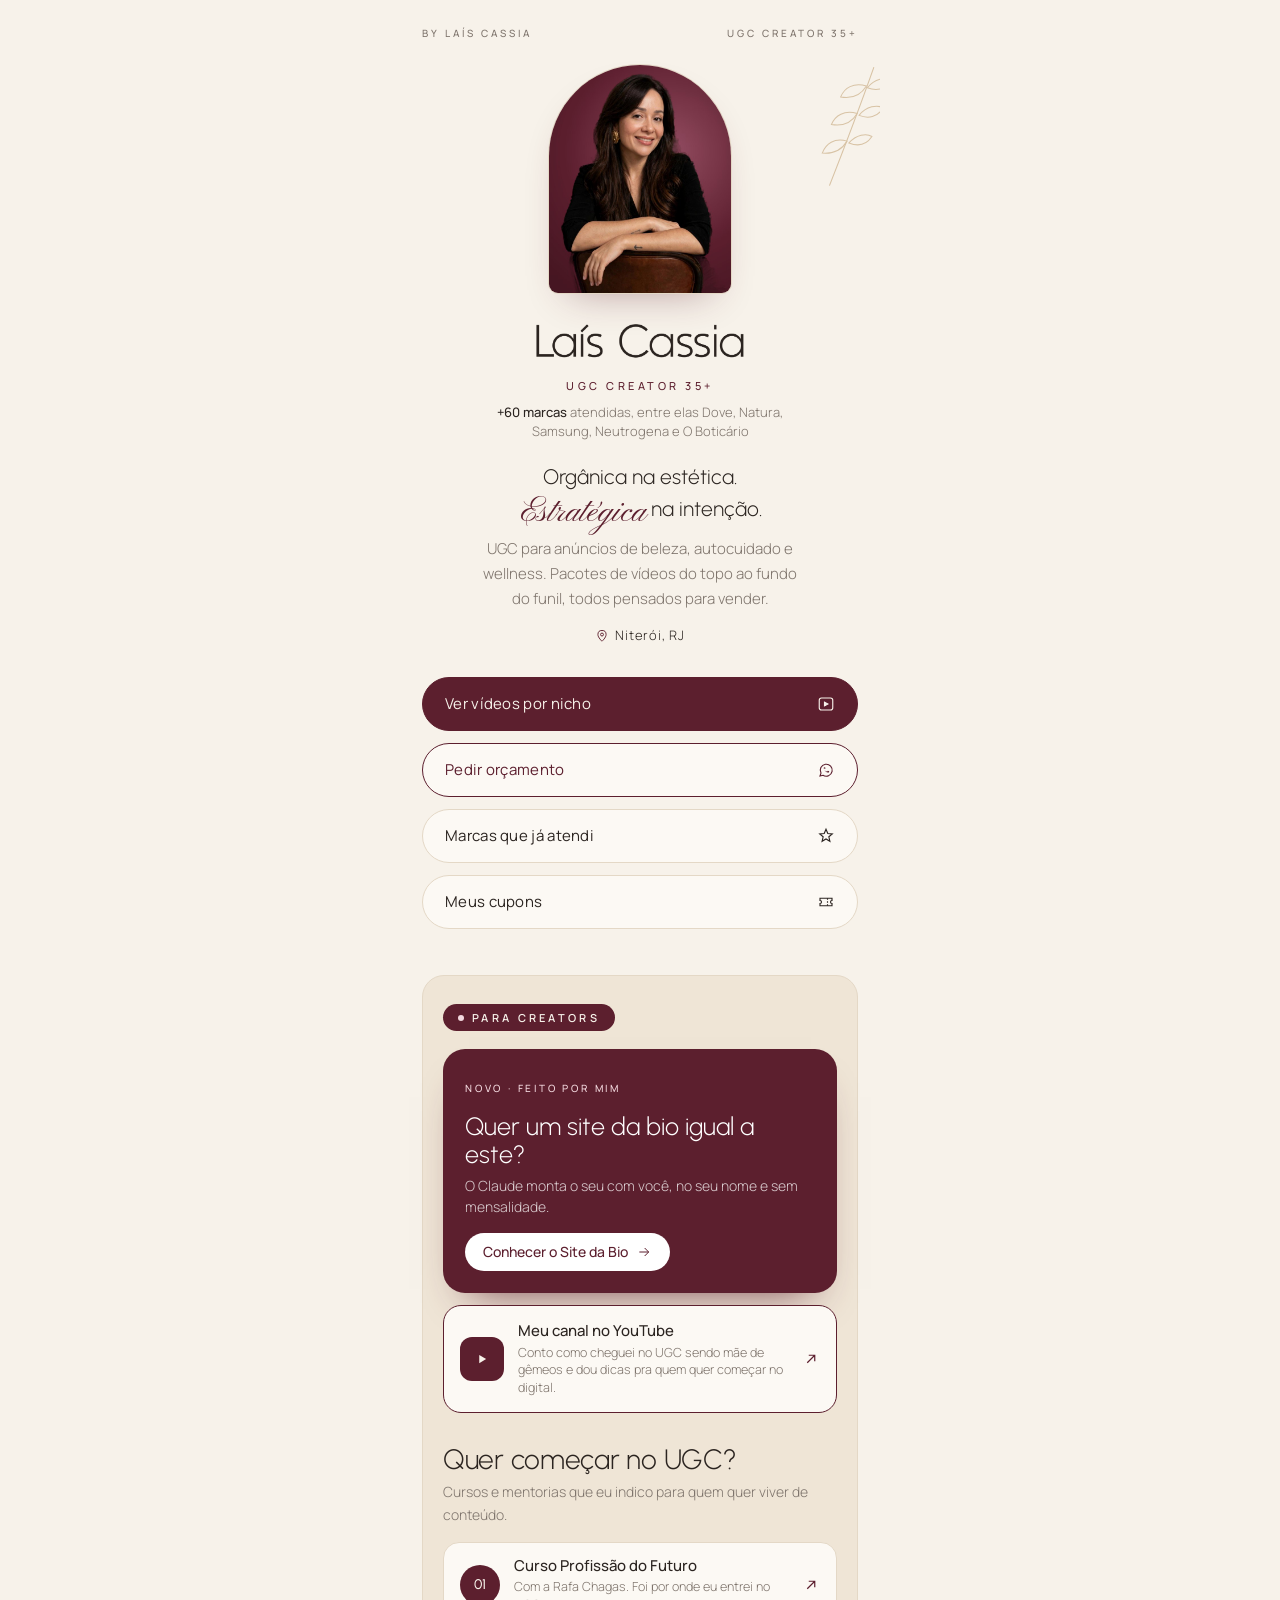
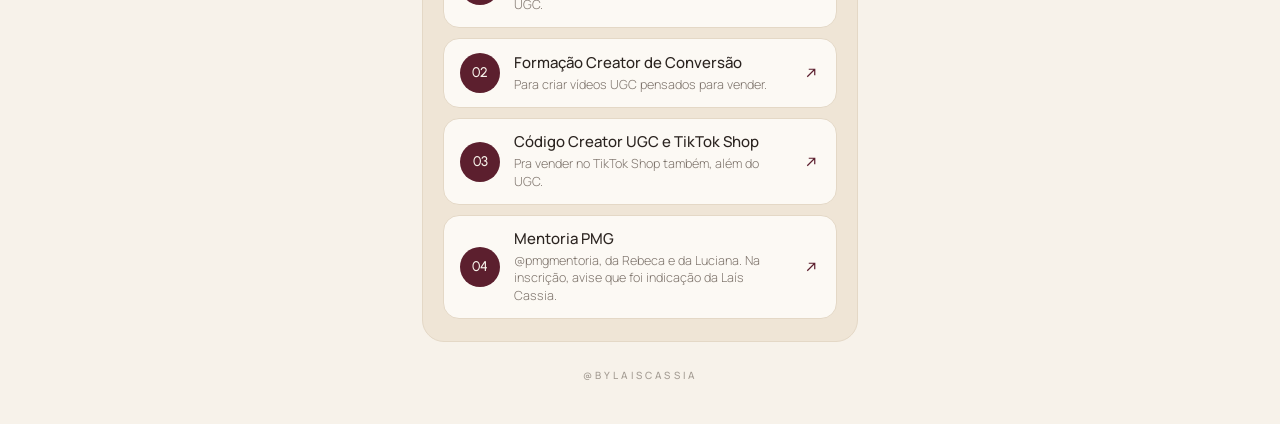
<file: index.html>
<!DOCTYPE html>
<html lang="pt-BR">
<head>
<meta charset="utf-8">
<meta name="viewport" content="width=device-width,initial-scale=1">
<title>Laís Cassia · UGC Creator 35+</title>
<meta name="description" content="UGC para anúncios de beleza, autocuidado e wellness. Niterói, RJ.">
<meta property="og:title" content="Laís Cassia · UGC Creator 35+">
<meta property="og:description" content="UGC para anúncios de beleza, autocuidado e wellness. Niterói, RJ.">
<meta property="og:image" content="https://bylaiscassia.com.br/img/lais-carmim.jpg">
<meta name="theme-color" content="#F7F2EA">
<link rel="icon" href="/img/icon.jpg">
<link rel="preload" href="/fonts/manrope-300.woff2" as="font" type="font/woff2" crossorigin>
<link rel="preload" href="/fonts/urbanist-300.woff2" as="font" type="font/woff2" crossorigin>
<link rel="stylesheet" href="/assets/site.css?v=1795274292">
</head>
<body>
<main class="wrap">
  <div class="sigrow"><span>By Laís Cassia</span><span>UGC Creator 35+</span></div>
  <svg class="leaf" style="top:62px;right:-14px;width:92px" viewBox="0 0 100 140" fill="none" stroke="currentColor" stroke-width="1.1" stroke-linecap="round" aria-hidden="true"><path d="M78 6C66 40 52 78 30 134"/><path d="M70 26c-14-4-24 2-28 12 12 2 22-2 28-12z"/><path d="M71 28c8-10 20-12 26-8-6 10-16 12-26 8z"/><path d="M60 56c-14-4-24 2-28 12 12 2 22-2 28-12z"/><path d="M62 58c8-10 20-12 26-8-6 10-16 12-26 8z"/><path d="M49 86c-14-4-23 3-27 13 12 1 21-3 27-13z"/><path d="M51 88c8-9 19-11 25-7-6 9-15 11-25 7z"/></svg>
  <header class="hero">
    <div class="arch"><img src="/img/lais-carmim.jpg" alt="Laís Cassia" width="640" height="800"></div>
    <h1><img src="/img/nome.png" alt="Laís Cassia" width="720" height="165"></h1>
    <div class="tag">UGC Creator 35+</div>
    <p class="proof"><b>+60 marcas</b> atendidas, entre elas Dove, Natura,<br>Samsung, Neutrogena e O Boticário</p>
    <p class="promise">Orgânica na estética.<br><span class="sc">Estratégica</span> na intenção.</p>
    <p class="sub">UGC para anúncios de beleza, autocuidado e wellness. Pacotes de vídeos do topo ao fundo do funil, todos pensados para vender.</p>
    <span class="loc"><svg viewBox="0 0 24 24" fill="none" stroke="currentColor" stroke-width="1.6"><path d="M12 21s-7-6.2-7-11.5A7 7 0 0 1 19 9.5C19 14.8 12 21 12 21z"/><circle cx="12" cy="9.5" r="2.5"/></svg>Niterói, RJ</span>
  </header>

  <a class="qf" id="qf" href="https://quei.ma/c/2j8c57a9d8ba3" target="_blank" rel="noopener" hidden>
    <span class="qtop"><span class="qtag" data-q="tag">Só até quarta</span><span class="qtimer" data-q="timer"></span></span>
    <span class="qtitle"><span class="fire">🔥</span><span>Queima Friday<small>Antecipada</small></span></span>
    <span class="qoff">40% OFF no plano anual da Queima Diária</span>
    <span class="qsub">Treino em casa, na TV da sala, em menos de 20 minutos. É o que eu faço entre uma gravação e outra.</span>
    <span class="qbtn">Quero meu desconto<svg class="ic" viewBox="0 0 24 24" fill="none" stroke="currentColor" stroke-width="1.5"><path d="M5 12h14M13 6l6 6-6 6"/></svg></span>
  </a>

  <nav class="btns" aria-label="Links principais">
    <a class="btn primary" href="/portfolio/"><span class="lbl">Ver vídeos por nicho</span><svg class="ic" viewBox="0 0 24 24" fill="none" stroke="currentColor" stroke-width="1.5"><rect x="3" y="4" width="18" height="16" rx="3"/><path d="M10 9.5v5l4.5-2.5z" fill="currentColor"/></svg></a>
    <a class="btn outline" data-wa href="#"><span class="lbl">Pedir orçamento</span><svg class="ic" viewBox="0 0 24 24" fill="none" stroke="currentColor" stroke-width="1.5"><path d="M4 20l1.3-3.9A8 8 0 1 1 8 19z"/><path d="M9 9.5c.3 2.4 2.1 4.2 4.5 4.6l1-1.1 1.8.8-.4 1.6c-3.7.2-7-3.1-6.8-6.8l1.6-.4.8 1.8z" fill="currentColor" stroke="none"/></svg></a>
    <a class="btn" href="/marcas/"><span class="lbl">Marcas que já atendi</span><svg class="ic" viewBox="0 0 24 24" fill="none" stroke="currentColor" stroke-width="1.5"><path d="M12 3l2.4 5.6 6 .5-4.6 4 1.4 5.9L12 16l-5.2 3 1.4-5.9-4.6-4 6-.5z"/></svg></a>
    <a class="btn" href="/cupons/"><span class="lbl">Meus cupons</span><svg class="ic" viewBox="0 0 24 24" fill="none" stroke="currentColor" stroke-width="1.5"><path d="M4 7h16v3a2 2 0 0 0 0 4v3H4v-3a2 2 0 0 0 0-4z"/><path d="M14 7v10" stroke-dasharray="2 2"/></svg></a>
  </nav>

  <section class="creators" aria-labelledby="cr">
    <span class="eyebrow">Para creators</span>
    <a class="sdb" href="/site-da-bio/">
    <span class="sdb-tag">Novo · Feito por mim</span>
    <b>Quer um site da bio igual a este?</b>
    <small>O Claude monta o seu com você, no seu nome e sem mensalidade.</small>
    <span class="sdb-btn">Conhecer o Site da Bio<svg class="ic" viewBox="0 0 24 24" fill="none" stroke="currentColor" stroke-width="1.5"><path d="M5 12h14M13 6l6 6-6 6"/></svg></span>
  </a>
    <a class="yt" href="https://www.youtube.com/@bylaiscassia" target="_blank" rel="noopener"><span class="yt-ic"><svg viewBox="0 0 24 24" fill="currentColor"><path d="M9 7.5v9l7.5-4.5z"/></svg></span><span><b>Meu canal no YouTube</b><small>Conto como cheguei no UGC sendo mãe de gêmeos e dou dicas pra quem quer começar no digital.</small></span><svg class="go" viewBox="0 0 24 24" fill="none" stroke="currentColor" stroke-width="1.6"><path d="M7 17L17 7M9 7h8v8"/></svg></a>
    <h2 id="cr">Quer começar no UGC?</h2>
    <p>Cursos e mentorias que eu indico para quem quer viver de conteúdo.</p>
    <a class="ccard" href="https://go.hotmart.com/C105191651O" target="_blank" rel="noopener"><span class="ci">01</span><span><b>Curso Profissão do Futuro</b><small>Com a Rafa Chagas. Foi por onde eu entrei no UGC.</small></span><svg class="go" viewBox="0 0 24 24" fill="none" stroke="currentColor" stroke-width="1.6"><path d="M7 17L17 7M9 7h8v8"/></svg></a>
    <a class="ccard" href="https://pay.hub.la/1fpqzjWZHapXwMQ8RwkA?ref=ko4zd2ukh3A7f5HoxDMD" target="_blank" rel="noopener"><span class="ci">02</span><span><b>Formação Creator de Conversão</b><small>Para criar vídeos UGC pensados para vender.</small></span><svg class="go" viewBox="0 0 24 24" fill="none" stroke="currentColor" stroke-width="1.6"><path d="M7 17L17 7M9 7h8v8"/></svg></a>
    <a class="ccard" href="https://kiwify.app/MMvQjS4?afid=CzxgS0Yg" target="_blank" rel="noopener"><span class="ci">03</span><span><b>Código Creator UGC e TikTok Shop</b><small>Pra vender no TikTok Shop também, além do UGC.</small></span><svg class="go" viewBox="0 0 24 24" fill="none" stroke="currentColor" stroke-width="1.6"><path d="M7 17L17 7M9 7h8v8"/></svg></a>
    <a class="ccard" href="https://www.instagram.com/pmgmentoria/" target="_blank" rel="noopener"><span class="ci">04</span><span><b>Mentoria PMG</b><small>@pmgmentoria, da Rebeca e da Luciana. Na inscrição, avise que foi indicação da Laís Cassia.</small></span><svg class="go" viewBox="0 0 24 24" fill="none" stroke="currentColor" stroke-width="1.6"><path d="M7 17L17 7M9 7h8v8"/></svg></a>
  </section>
  <div class="sign"><a href="https://www.instagram.com/bylaiscassia/" target="_blank" rel="noopener">@bylaiscassia</a></div>
</main>
<script src="/assets/site.js?v=1795274292"></script>
<script>
(function(){
  var el=document.getElementById("qf"); if(!el) return;
  var ini=new Date("2026-11-16T00:00:00-03:00"), fim=new Date("2026-11-19T00:00:00-03:00");
  var agora=new Date();
  if(agora<ini||agora>=fim) return;
  el.hidden=false;
  document.querySelectorAll("[data-qnormal]").forEach(function(n){n.hidden=true;});
  var tag=el.querySelector('[data-q="tag"]'), tm=el.querySelector('[data-q="timer"]');
  function p(n){return String(n).padStart(2,"0")}
  function tick(){
    var now=new Date(), alvo=now<ini?ini:fim, s=Math.max(0,Math.floor((alvo-now)/1000));
    if(now>=fim){el.hidden=true;return}
    var d=Math.floor(s/86400),h=Math.floor(s%86400/3600),m=Math.floor(s%3600/60),ss=s%60;
    tag.textContent = "Só até quarta";
    tm.textContent = "acaba em "+(d?d+"d ":"")+p(h)+"h "+p(m)+"m "+p(ss)+"s";
  }
  tick(); setInterval(tick,1000);
})();
</script>
</body>
</html>
</file>
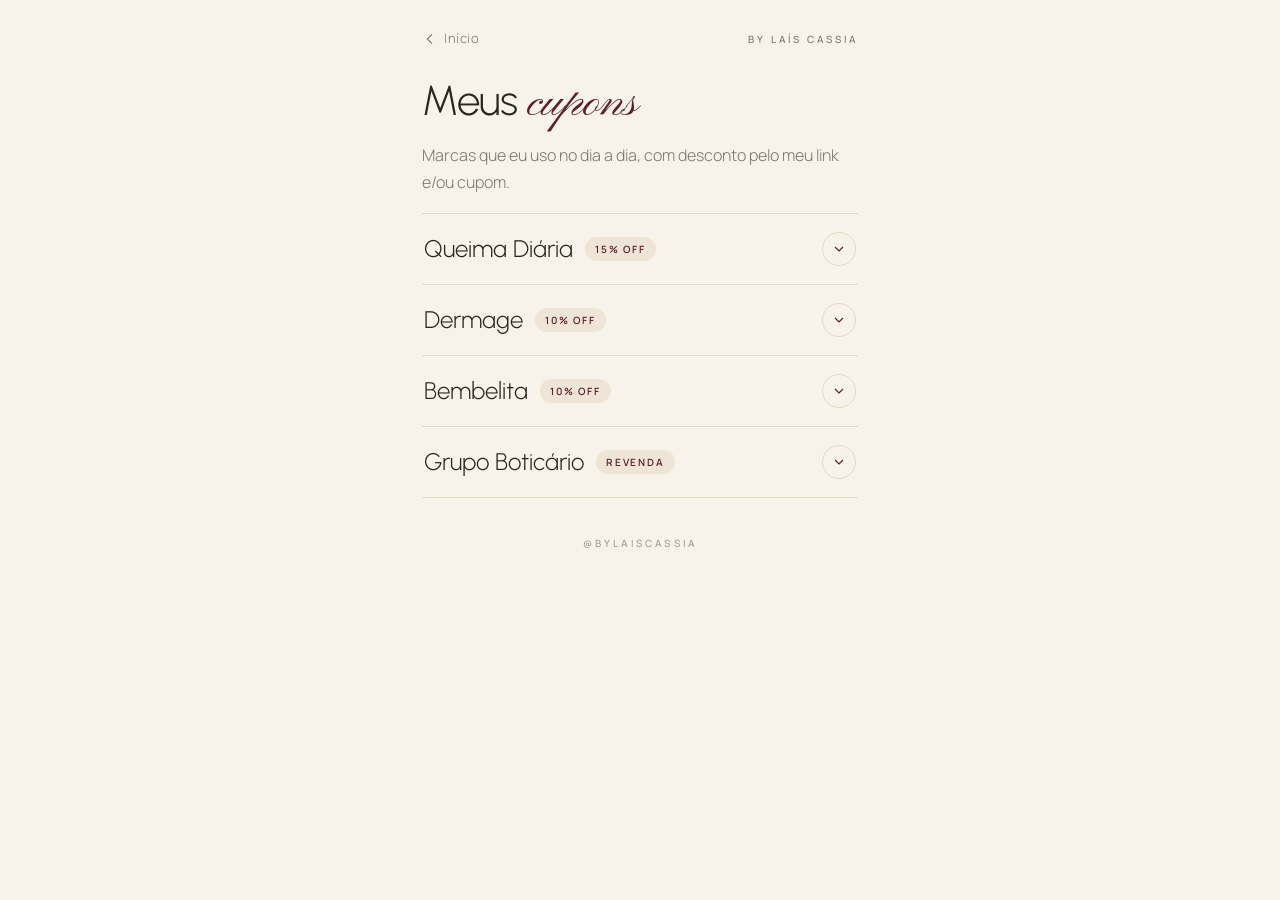
<file: cupons/index.html>
<!DOCTYPE html>
<html lang="pt-BR">
<head>
<meta charset="utf-8">
<meta name="viewport" content="width=device-width,initial-scale=1">
<title>Meus cupons · Laís Cassia</title>
<meta name="description" content="Cupons e links de desconto das marcas que eu uso no dia a dia.">
<meta property="og:title" content="Meus cupons · Laís Cassia">
<meta property="og:description" content="Cupons e links de desconto das marcas que eu uso no dia a dia.">
<meta property="og:image" content="https://bylaiscassia.com.br/img/lais-carmim.jpg">
<meta name="theme-color" content="#F7F2EA">
<link rel="icon" href="/img/icon.jpg">
<link rel="preload" href="/fonts/manrope-300.woff2" as="font" type="font/woff2" crossorigin>
<link rel="preload" href="/fonts/urbanist-300.woff2" as="font" type="font/woff2" crossorigin>
<link rel="stylesheet" href="/assets/site.css?v=1795274292">
</head>
<body>
<main class="wrap">
  <div class="top"><a class="back" href="/"><svg width="16" height="16" viewBox="0 0 24 24" fill="none" stroke="currentColor" stroke-width="1.6"><path d="M15 5l-7 7 7 7"/></svg>Início</a><span class="eyebrow">By Laís Cassia</span></div>
  <h1 class="page-title">Meus <em>cupons</em></h1>
  <p class="page-sub">Marcas que eu uso no dia a dia, com desconto pelo meu link e/ou cupom.</p>

  <a class="qf big" id="qf" href="https://quei.ma/c/2j8c57a9d8ba3" target="_blank" rel="noopener" hidden>
    <span class="qtop"><span class="qtag" data-q="tag">Só até quarta</span><span class="qtimer" data-q="timer"></span></span>
    <span class="qtitle"><span class="fire">🔥</span><span>Queima Friday<small>Antecipada</small></span></span>
    <span class="qoff">40% OFF no plano anual da Queima Diária</span>
    <span class="qsub">Treino em casa, na TV da sala, em menos de 20 minutos. É o que eu faço entre uma gravação e outra.</span>
    <span class="qbtn">Quero meu desconto<svg class="ic" viewBox="0 0 24 24" fill="none" stroke="currentColor" stroke-width="1.5"><path d="M5 12h14M13 6l6 6-6 6"/></svg></span>
  </a>

  <div class="cplist">
  <details class="cp" data-qnormal>
    <summary><span class="ct"><b>Queima Diária</b><span class="badge">15% OFF</span></span><span class="chev"><svg viewBox="0 0 24 24" fill="none" stroke="currentColor" stroke-width="1.8"><path d="M6 9l6 6 6-6"/></svg></span></summary>
    <div class="inner"><p>Treino em casa, na TV da sala, em menos de 20 minutos. É o que eu faço entre uma gravação e outra.</p><a class="btn outline" href="https://quei.ma/c/2j8c57a9d8ba3" target="_blank" rel="noopener"><span class="lbl">Quero meu desconto</span><svg class="ic" viewBox="0 0 24 24" fill="none" stroke="currentColor" stroke-width="1.5"><path d="M5 12h14M13 6l6 6-6 6"/></svg></a></div>
  </details><details class="cp">
    <summary><span class="ct"><b>Dermage</b><span class="badge">10% OFF</span></span><span class="chev"><svg viewBox="0 0 24 24" fill="none" stroke="currentColor" stroke-width="1.8"><path d="M6 9l6 6 6-6"/></svg></span></summary>
    <div class="inner"><p>Dermocosméticos e proteção solar com 10% de desconto no site usando o meu cupom.</p><button class="code" type="button" data-code="BLZ"><span>BLZ</span><small>copiar</small></button><a class="btn outline" href="https://www.dermage.com.br/" target="_blank" rel="noopener"><span class="lbl">Ir para o site</span><svg class="ic" viewBox="0 0 24 24" fill="none" stroke="currentColor" stroke-width="1.5"><path d="M5 12h14M13 6l6 6-6 6"/></svg></a></div>
  </details><details class="cp">
    <summary><span class="ct"><b>Bembelita</b><span class="badge">10% OFF</span></span><span class="chev"><svg viewBox="0 0 24 24" fill="none" stroke="currentColor" stroke-width="1.8"><path d="M6 9l6 6 6-6"/></svg></span></summary>
    <div class="inner"><p>Chocolate com colágeno Verisol, vitaminas e biotina. O meu autocuidado mais gostoso do dia.</p><button class="code" type="button" data-code="LAISCASSIA"><span>LAISCASSIA</span><small>copiar</small></button><a class="btn outline" href="https://soubembelita.com.br/?influ=laiscassia" target="_blank" rel="noopener"><span class="lbl">Ir para o site</span><svg class="ic" viewBox="0 0 24 24" fill="none" stroke="currentColor" stroke-width="1.5"><path d="M5 12h14M13 6l6 6-6 6"/></svg></a></div>
  </details><details class="cp">
    <summary><span class="ct"><b>Grupo Boticário</b><span class="badge">Revenda</span></span><span class="chev"><svg viewBox="0 0 24 24" fill="none" stroke="currentColor" stroke-width="1.8"><path d="M6 9l6 6 6-6"/></svg></span></summary>
    <div class="inner"><p>Cadastro para revender O Boticário, Eudora e as outras marcas do grupo.</p><a class="btn outline" href="https://revendedores.grupoboticario.com.br/?utm_source=creators&amp;utm_medium=ugc&amp;utm_campaign=campanha-pv-geny&amp;utm_content=link_in_bio" target="_blank" rel="noopener"><span class="lbl">Quero ser revendedora</span><svg class="ic" viewBox="0 0 24 24" fill="none" stroke="currentColor" stroke-width="1.5"><path d="M5 12h14M13 6l6 6-6 6"/></svg></a></div>
  </details>
  </div>
  <div style="margin-top:40px"><div class="sign"><a href="https://www.instagram.com/bylaiscassia/" target="_blank" rel="noopener">@bylaiscassia</a></div></div>
</main>
<script src="/assets/site.js?v=1795274292"></script>
<script>
(function(){
  var el=document.getElementById("qf"); if(!el) return;
  var ini=new Date("2026-11-16T00:00:00-03:00"), fim=new Date("2026-11-19T00:00:00-03:00");
  var agora=new Date();
  if(agora<ini||agora>=fim) return;
  el.hidden=false;
  document.querySelectorAll("[data-qnormal]").forEach(function(n){n.hidden=true;});
  var tag=el.querySelector('[data-q="tag"]'), tm=el.querySelector('[data-q="timer"]');
  function p(n){return String(n).padStart(2,"0")}
  function tick(){
    var now=new Date(), alvo=now<ini?ini:fim, s=Math.max(0,Math.floor((alvo-now)/1000));
    if(now>=fim){el.hidden=true;return}
    var d=Math.floor(s/86400),h=Math.floor(s%86400/3600),m=Math.floor(s%3600/60),ss=s%60;
    tag.textContent = "Só até quarta";
    tm.textContent = "acaba em "+(d?d+"d ":"")+p(h)+"h "+p(m)+"m "+p(ss)+"s";
  }
  tick(); setInterval(tick,1000);
})();
</script>
<script>
document.querySelectorAll(".code").forEach(function(b){b.addEventListener("click",function(){
  var c=b.dataset.code;
  try{navigator.clipboard.writeText(c).then(function(){b.querySelector("small").textContent="copiado";});}catch(e){}
});});
</script>
</body>
</html>
</file>
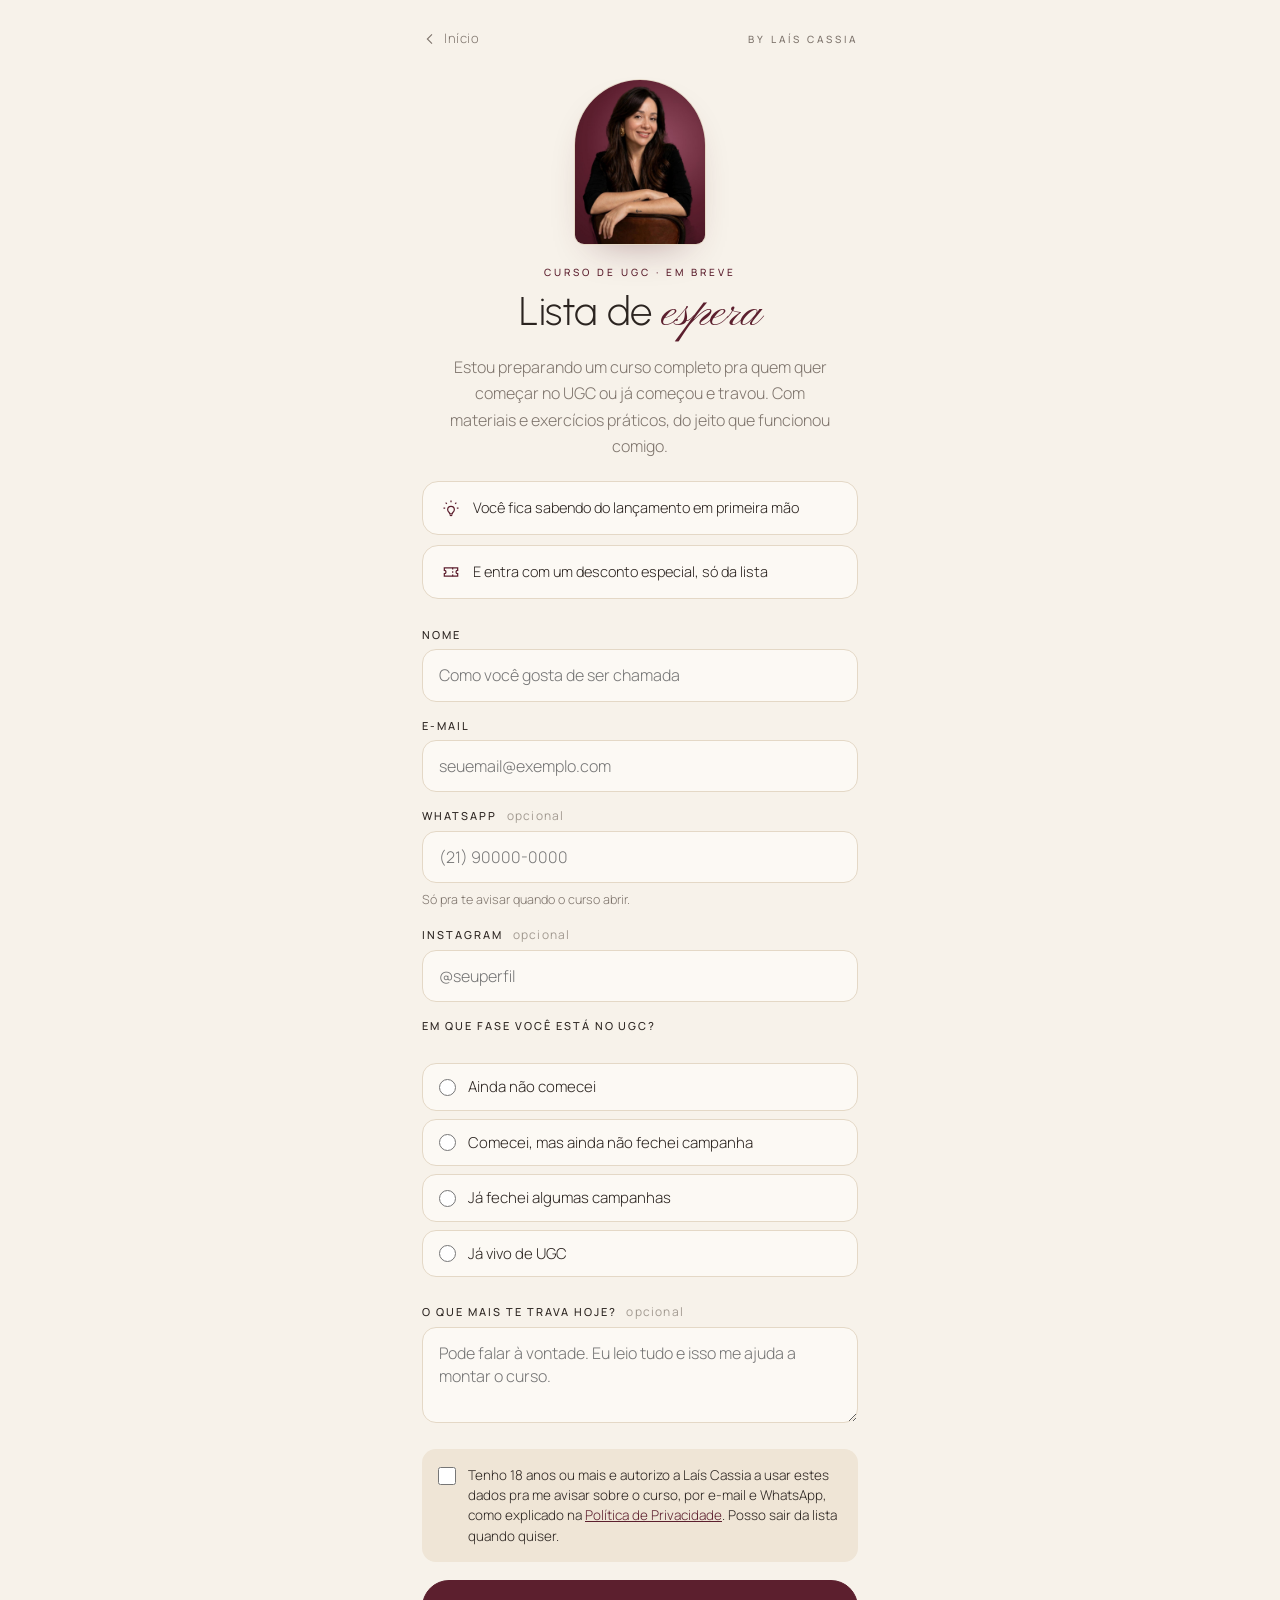
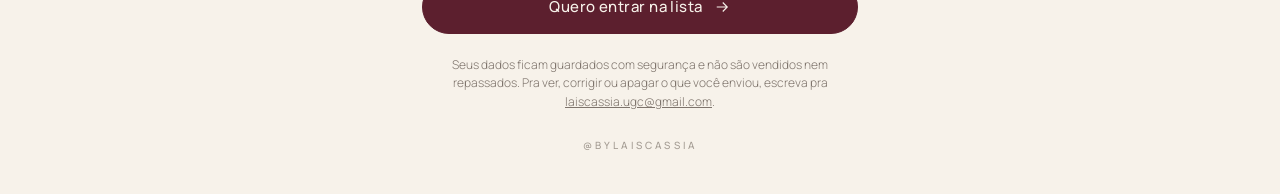
<file: lista-de-espera/index.html>
<!DOCTYPE html>
<html lang="pt-BR">
<head>
<meta charset="utf-8">
<meta name="viewport" content="width=device-width,initial-scale=1">
<title>Lista de espera do curso · Laís Cassia</title>
<meta name="description" content="Entre na lista de espera do curso de UGC da Laís Cassia e fique sabendo do lançamento em primeira mão, com desconto especial.">
<meta property="og:title" content="Lista de espera do curso · Laís Cassia">
<meta property="og:description" content="Fique sabendo do lançamento em primeira mão, com desconto especial.">
<meta property="og:image" content="https://bylaiscassia.com.br/img/lais-carmim.jpg">
<meta name="theme-color" content="#F7F2EA">
<link rel="icon" href="/img/icon.jpg">
<link rel="preload" href="/fonts/manrope-300.woff2" as="font" type="font/woff2" crossorigin>
<link rel="preload" href="/fonts/urbanist-300.woff2" as="font" type="font/woff2" crossorigin>
<link rel="stylesheet" href="/assets/site.css?v=1794712552">
<style>
.le-hero{display:flex;flex-direction:column;align-items:center;text-align:center;margin-top:8px}
.le-hero .arch{width:132px;height:166px;border-radius:66px 66px 10px 10px}
.le-hero .eyebrow{margin-top:22px;color:var(--carmim)}
.le-hero h1{font-size:40px;line-height:1.05;margin-top:12px}
.le-hero h1 em{font-family:var(--script);font-style:normal;color:var(--carmim);font-size:1.2em;font-weight:400}
.le-hero p{color:var(--muted);margin:14px 0 0;max-width:38ch}
.perks{list-style:none;padding:0;margin:22px 0 0;display:flex;flex-direction:column;gap:10px;width:100%}
.perks li{display:flex;align-items:center;gap:12px;padding:14px 18px;border:1px solid var(--line);border-radius:16px;background:var(--card);font-size:14.5px;text-align:left}
.perks svg{width:20px;height:20px;flex:none;color:var(--carmim)}
.le-form{margin-top:30px;display:flex;flex-direction:column;gap:18px}
.fld label,.fld .lb{display:block;font:500 11px/1 var(--sans);letter-spacing:.18em;text-transform:uppercase;color:var(--ink);margin-bottom:9px}
.fld .opt{color:var(--gray);letter-spacing:.1em;text-transform:none;font-weight:400;font-size:12px;margin-left:6px}
.fld input[type=text],.fld input[type=email],.fld input[type=tel],.fld textarea{width:100%;font:300 16px/1.4 var(--sans);color:var(--ink);background:var(--card);border:1px solid var(--line);border-radius:14px;padding:14px 16px;outline:none;transition:border-color .15s ease,box-shadow .15s ease;-webkit-appearance:none}
.fld textarea{min-height:96px;resize:vertical}
.fld input:focus,.fld textarea:focus{border-color:var(--carmim);box-shadow:0 0 0 3px rgba(92,31,46,.08)}
.fld .hint{font-size:12.5px;color:var(--muted);margin-top:7px}
.chips{display:flex;flex-direction:column;gap:8px}
.chips label{display:flex;align-items:center;gap:12px;margin:0;padding:13px 16px;border:1px solid var(--line);border-radius:14px;background:var(--card);font:300 15px/1.3 var(--sans);letter-spacing:0;text-transform:none;cursor:pointer;transition:border-color .15s ease,background .15s ease}
.chips input{accent-color:var(--carmim);width:17px;height:17px;margin:0;flex:none}
.chips label:has(input:checked){border-color:var(--carmim);background:#fff}
.consent{display:flex;gap:12px;align-items:flex-start;font-size:13.5px;line-height:1.5;color:var(--ink);padding:16px;border-radius:14px;background:var(--soft)}
.consent input{accent-color:var(--carmim);width:18px;height:18px;margin:2px 0 0;flex:none}
.consent a{color:var(--carmim)}
.hp{position:absolute;left:-9999px;width:1px;height:1px;overflow:hidden}
.send{display:flex;align-items:center;justify-content:center;gap:10px;width:100%;padding:17px 22px;border-radius:999px;border:1px solid var(--carmim);background:var(--carmim);color:#F7F2EA;font:500 15px/1.2 var(--sans);letter-spacing:.03em;cursor:pointer;transition:background .15s ease,transform .15s ease}
.send:hover{background:var(--carmim-2);transform:translateY(-1px)}
.send[disabled]{opacity:.6;cursor:default;transform:none}
.send svg{width:18px;height:18px}
.err{display:none;color:var(--carmim);font-size:13px;margin-top:-6px}
.err.on{display:block}
.fine{font-size:12px;line-height:1.55;color:var(--muted);text-align:center;margin:4px 0 0}
.fine a{color:var(--muted)}
.done{display:none;text-align:center;margin-top:34px;padding:34px 22px;border:1px solid var(--line);border-radius:22px;background:var(--card)}
.done.on{display:block}
.done .sc{font:400 46px/1 var(--script);color:var(--carmim)}
.done h2{font-size:26px;margin-top:8px}
.done p{color:var(--muted);margin:12px auto 22px;max-width:34ch}
.done .btn{max-width:none;justify-content:center}
</style>
</head>
<body>
<main class="wrap">
  <div class="top"><a class="back" href="/"><svg width="16" height="16" viewBox="0 0 24 24" fill="none" stroke="currentColor" stroke-width="1.6"><path d="M15 5l-7 7 7 7"/></svg>Início</a><span class="eyebrow">By Laís Cassia</span></div>

  <header class="le-hero">
    <div class="arch"><img src="/img/lais-carmim.jpg" alt="Laís Cassia" width="640" height="800"></div>
    <span class="eyebrow">Curso de UGC · em breve</span>
    <h1>Lista de <em>espera</em></h1>
    <p>Estou preparando um curso completo pra quem quer começar no UGC ou já começou e travou. Com materiais e exercícios práticos, do jeito que funcionou comigo.</p>
    <ul class="perks">
      <li><svg viewBox="0 0 24 24" fill="none" stroke="currentColor" stroke-width="1.5"><path d="M12 3v2M5.6 5.6l1.4 1.4M3 12h2M18.4 5.6 17 7M21 12h-2"/><path d="M8 14a4 4 0 1 1 8 0c0 1.6-1 2.6-1.8 3.4-.5.5-.7 1-.7 1.6h-3c0-.6-.2-1.1-.7-1.6C9 16.6 8 15.6 8 14z"/><path d="M10.5 21h3"/></svg>Você fica sabendo do lançamento em primeira mão</li>
      <li><svg viewBox="0 0 24 24" fill="none" stroke="currentColor" stroke-width="1.5"><path d="M4 7h16v3a2 2 0 0 0 0 4v3H4v-3a2 2 0 0 0 0-4z"/><path d="M14 7v10" stroke-dasharray="2 2"/></svg>E entra com um desconto especial, só da lista</li>
    </ul>
  </header>

  <form class="le-form" id="le" novalidate>
    <div class="fld">
      <label for="nome">Nome</label>
      <input type="text" id="nome" name="nome" autocomplete="given-name" required maxlength="80" placeholder="Como você gosta de ser chamada">
    </div>
    <div class="fld">
      <label for="email">E-mail</label>
      <input type="email" id="email" name="email" autocomplete="email" required maxlength="120" placeholder="seuemail@exemplo.com">
    </div>
    <div class="fld">
      <label for="whats">WhatsApp <span class="opt">opcional</span></label>
      <input type="tel" id="whats" name="whats" autocomplete="tel" maxlength="20" placeholder="(21) 90000-0000">
      <div class="hint">Só pra te avisar quando o curso abrir.</div>
    </div>
    <div class="fld">
      <label for="insta">Instagram <span class="opt">opcional</span></label>
      <input type="text" id="insta" name="insta" maxlength="40" placeholder="@seuperfil" autocapitalize="off">
    </div>
    <div class="fld">
      <span class="lb" id="fase-lb">Em que fase você está no UGC?</span>
      <div class="chips" role="radiogroup" aria-labelledby="fase-lb">
        <label><input type="radio" name="fase" value="Ainda não comecei" required>Ainda não comecei</label>
        <label><input type="radio" name="fase" value="Comecei, mas ainda não fechei campanha">Comecei, mas ainda não fechei campanha</label>
        <label><input type="radio" name="fase" value="Já fechei algumas campanhas">Já fechei algumas campanhas</label>
        <label><input type="radio" name="fase" value="Já vivo de UGC">Já vivo de UGC</label>
      </div>
    </div>
    <div class="fld">
      <label for="trava">O que mais te trava hoje? <span class="opt">opcional</span></label>
      <textarea id="trava" name="trava" maxlength="500" placeholder="Pode falar à vontade. Eu leio tudo e isso me ajuda a montar o curso."></textarea>
    </div>
    <div class="hp" aria-hidden="true"><label for="site">Site</label><input type="text" id="site" name="site" tabindex="-1" autocomplete="off"></div>
    <label class="consent"><input type="checkbox" id="ok" name="ok" required><span>Tenho 18 anos ou mais e autorizo a Laís Cassia a usar estes dados pra me avisar sobre o curso, por e-mail e WhatsApp, como explicado na <a href="/privacidade/" target="_blank">Política de Privacidade</a>. Posso sair da lista quando quiser.</span></label>
    <p class="err" id="err" role="alert"></p>
    <button class="send" type="submit" id="send">Quero entrar na lista<svg viewBox="0 0 24 24" fill="none" stroke="currentColor" stroke-width="1.5"><path d="M5 12h14M13 6l6 6-6 6"/></svg></button>
    <p class="fine">Seus dados ficam guardados com segurança e não são vendidos nem repassados. Pra ver, corrigir ou apagar o que você enviou, escreva pra <a href="mailto:laiscassia.ugc@gmail.com">laiscassia.ugc@gmail.com</a>.</p>
  </form>

  <section class="done" id="done" aria-live="polite">
    <div class="sc">pronto</div>
    <h2>Você está na lista</h2>
    <p>Assim que o curso abrir, você fica sabendo antes de todo mundo. Enquanto isso, a gente se vê por lá no Instagram.</p>
    <a class="btn primary" href="https://www.instagram.com/bylaiscassia/" target="_blank" rel="noopener"><span>Seguir @bylaiscassia</span></a>
  </section>

  <div class="sign"><a href="https://www.instagram.com/bylaiscassia/" target="_blank" rel="noopener">@bylaiscassia</a></div>
</main>
<script>
(function(){
  // Respostas vão para o Google Formulário "Lista de espera do curso (respostas do site)" da conta laiscassia.ugc
  var ACTION = "https://docs.google.com/forms/d/e/1FAIpQLSeX8ZAr05WOL1irawOjzQT0nPJY2T-Do5wsH9Igo_57hYb90A/formResponse";
  var F = {nome:"entry.1827729369", email:"entry.1784463120", whats:"entry.701915246", insta:"entry.764048454",
           fase:"entry.2011528974", trava:"entry.706346918", origem:"entry.1566010293", consent:"entry.629893627"};
  var POLITICA = "v1 de 15/11/2026";

  var form = document.getElementById("le"), err = document.getElementById("err"), btn = document.getElementById("send");
  var q = new URLSearchParams(location.search);
  var origem = q.get("origem") || q.get("utm_source") || "";
  if (!origem) { try { origem = document.referrer ? new URL(document.referrer).hostname : "direto"; } catch (e) { origem = "direto"; } }
  if (q.get("utm_campaign")) origem += " / " + q.get("utm_campaign");

  function fail(msg, el){ err.textContent = msg; err.classList.add("on"); if (el) el.focus(); }

  form.addEventListener("submit", function(ev){
    ev.preventDefault(); err.classList.remove("on");
    if (form.site.value) return; // robô
    var nome = form.nome.value.trim(), email = form.email.value.trim();
    var fase = (form.querySelector('input[name="fase"]:checked') || {}).value;
    if (!nome) return fail("Me conta seu nome.", form.nome);
    if (!/^[^\s@]+@[^\s@]+\.[^\s@]{2,}$/.test(email)) return fail("Confere o seu e-mail, por favor.", form.email);
    if (!fase) return fail("Escolhe a fase em que você está no UGC.");
    if (!form.ok.checked) return fail("Pra entrar na lista, preciso da sua autorização no quadrinho acima.", form.ok);

    var data = new URLSearchParams();
    data.append(F.nome, nome);
    data.append(F.email, email);
    data.append(F.whats, form.whats.value.trim());
    data.append(F.insta, form.insta.value.trim().replace(/^([^@])/, "@$1"));
    data.append(F.fase, fase);
    data.append(F.trava, form.trava.value.trim());
    data.append(F.origem, origem.slice(0, 120));
    data.append(F.consent, "Sim, autorizado em " + new Date().toLocaleString("pt-BR") + " · política " + POLITICA);

    btn.disabled = true; btn.firstChild.textContent = "Enviando...";
    fetch(ACTION, {method: "POST", mode: "no-cors", body: data}).then(function(){
      form.style.display = "none";
      document.getElementById("done").classList.add("on");
      window.scrollTo({top: 0, behavior: "smooth"});
    }).catch(function(){
      btn.disabled = false; btn.firstChild.textContent = "Quero entrar na lista";
      fail("Não consegui enviar agora. Confere a sua internet e tenta de novo, ou me escreve em laiscassia.ugc@gmail.com.");
    });
  });
})();
</script>
</body>
</html>
</file>
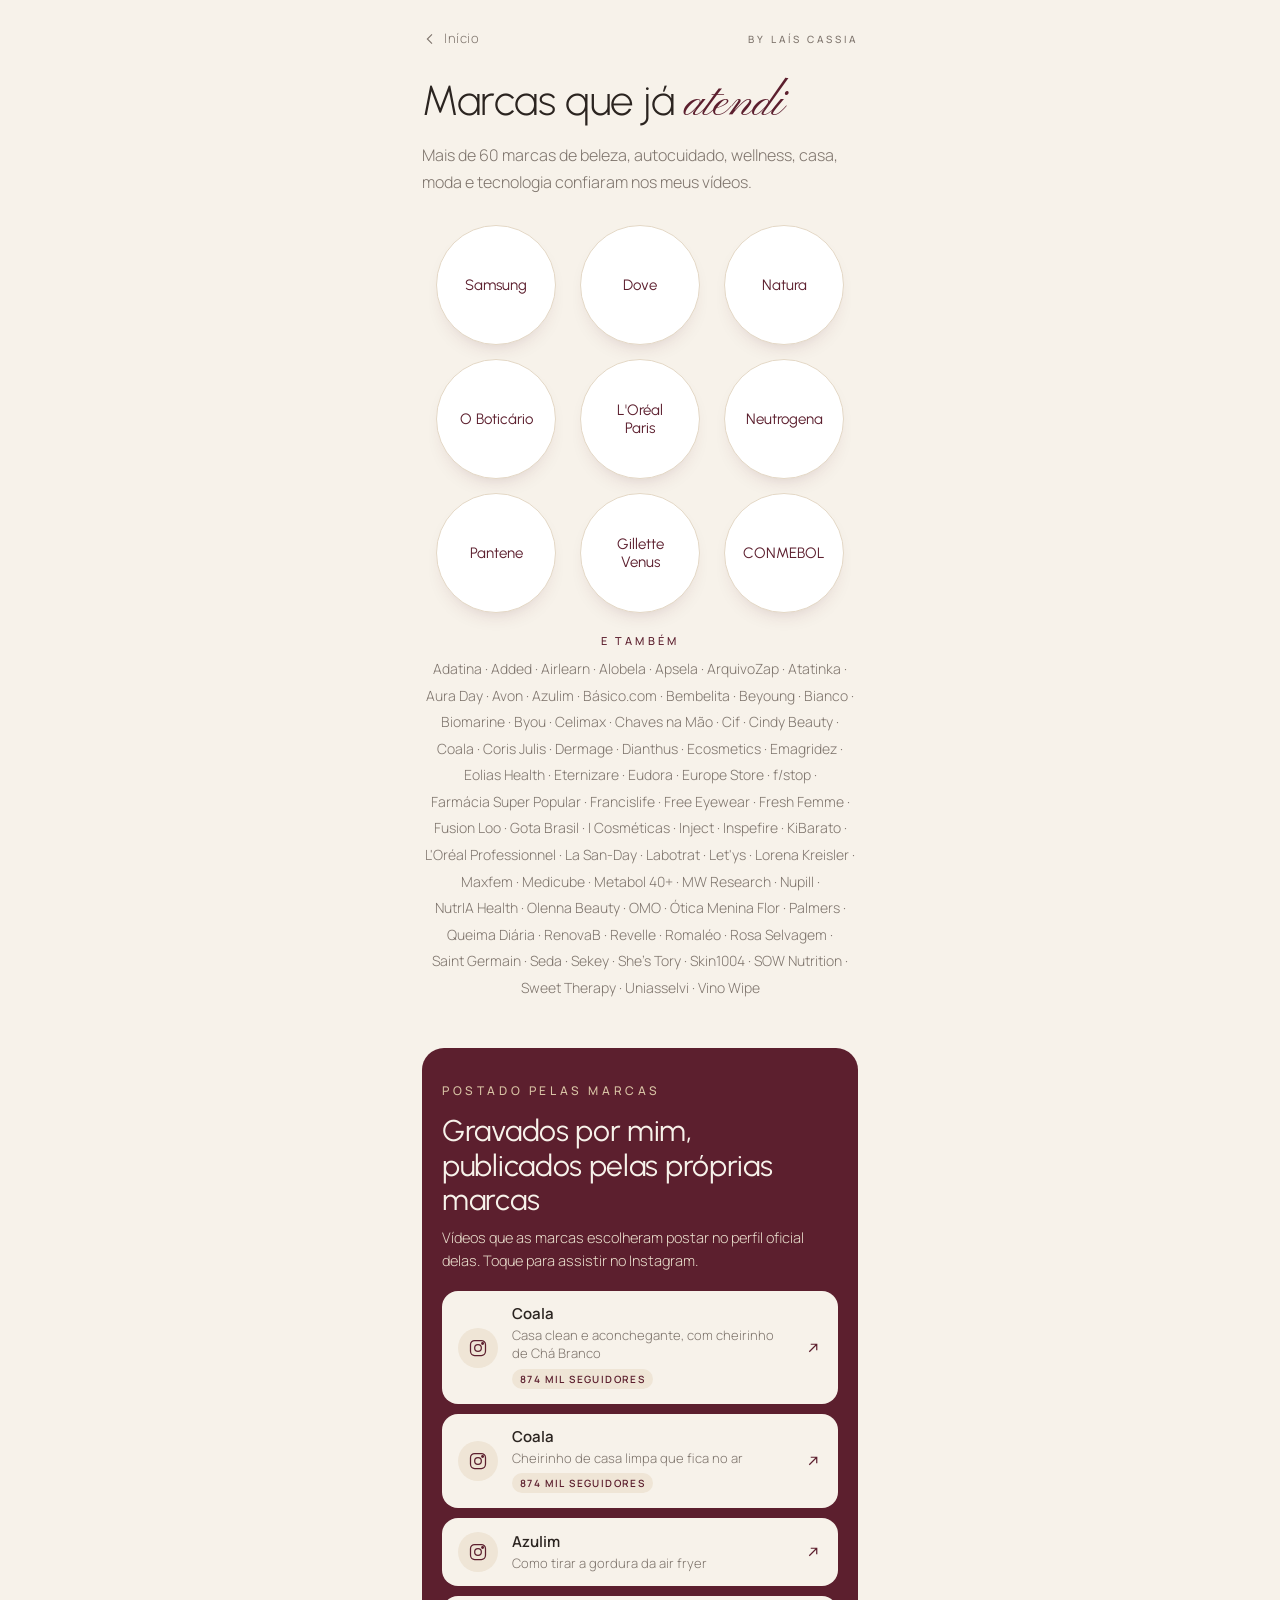
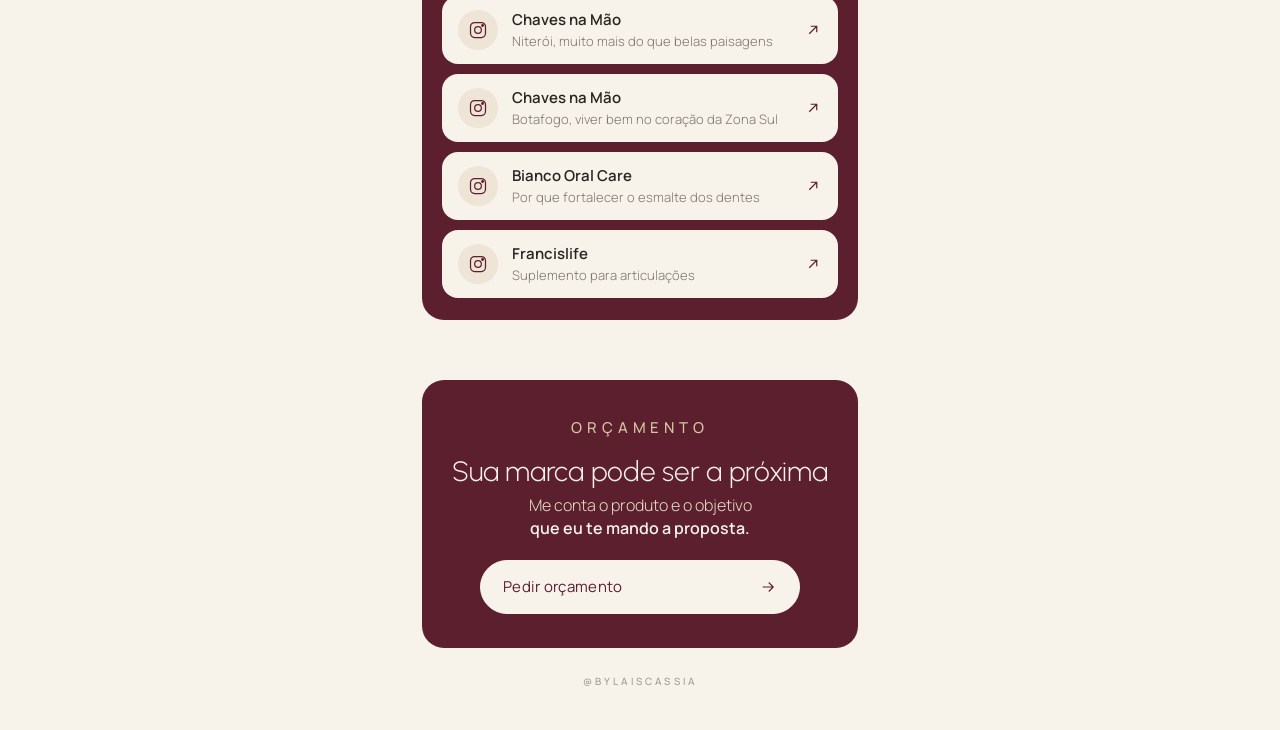
<file: marcas/index.html>
<!DOCTYPE html>
<html lang="pt-BR">
<head>
<meta charset="utf-8">
<meta name="viewport" content="width=device-width,initial-scale=1">
<title>Marcas que já atendi · Laís Cassia</title>
<meta name="description" content="Mais de 60 marcas atendidas com vídeos UGC.">
<meta property="og:title" content="Marcas que já atendi · Laís Cassia">
<meta property="og:description" content="Mais de 60 marcas atendidas com vídeos UGC.">
<meta property="og:image" content="https://bylaiscassia.com.br/img/lais-carmim.jpg">
<meta name="theme-color" content="#F7F2EA">
<link rel="icon" href="/img/icon.jpg">
<link rel="preload" href="/fonts/manrope-300.woff2" as="font" type="font/woff2" crossorigin>
<link rel="preload" href="/fonts/urbanist-300.woff2" as="font" type="font/woff2" crossorigin>
<link rel="stylesheet" href="/assets/site.css?v=1795274292">
</head>
<body>
<main class="wrap">
  <div class="top"><a class="back" href="/"><svg width="16" height="16" viewBox="0 0 24 24" fill="none" stroke="currentColor" stroke-width="1.6"><path d="M15 5l-7 7 7 7"/></svg>Início</a><span class="eyebrow">By Laís Cassia</span></div>
  <h1 class="page-title">Marcas que já <em>atendi</em></h1>
  <p class="page-sub">Mais de 60 marcas de beleza, autocuidado, wellness, casa, moda e tecnologia confiaram nos meus vídeos.</p>
  <div class="logos"><figure class="logo"><img src="https://upload.wikimedia.org/wikipedia/commons/b/b4/Samsung_wordmark.svg" alt="Samsung" loading="lazy" onerror="this.parentNode.classList.add('txt');this.replaceWith(document.createTextNode(this.alt))"></figure><figure class="logo"><img src="https://upload.wikimedia.org/wikipedia/commons/e/ee/Dove_wordmark.svg" alt="Dove" loading="lazy" onerror="this.parentNode.classList.add('txt');this.replaceWith(document.createTextNode(this.alt))"></figure><figure class="logo"><img src="https://upload.wikimedia.org/wikipedia/commons/7/75/Natura_logo.svg" alt="Natura" loading="lazy" onerror="this.parentNode.classList.add('txt');this.replaceWith(document.createTextNode(this.alt))"></figure><figure class="logo"><img src="https://upload.wikimedia.org/wikipedia/commons/d/de/Logotipo_do_O_Botic%C3%A1rio.svg" alt="O Boticário" loading="lazy" onerror="this.parentNode.classList.add('txt');this.replaceWith(document.createTextNode(this.alt))"></figure><figure class="logo"><img src="https://upload.wikimedia.org/wikipedia/commons/9/9d/L%27Or%C3%A9al_logo.svg" alt="L'Oréal Paris" loading="lazy" onerror="this.parentNode.classList.add('txt');this.replaceWith(document.createTextNode(this.alt))"></figure><figure class="logo"><img src="https://upload.wikimedia.org/wikipedia/commons/3/30/Neutrogena_logo.svg" alt="Neutrogena" loading="lazy" onerror="this.parentNode.classList.add('txt');this.replaceWith(document.createTextNode(this.alt))"></figure><figure class="logo"><img src="https://upload.wikimedia.org/wikipedia/commons/2/25/Pantene.svg" alt="Pantene" loading="lazy" onerror="this.parentNode.classList.add('txt');this.replaceWith(document.createTextNode(this.alt))"></figure><figure class="logo"><img src="https://upload.wikimedia.org/wikipedia/commons/7/7e/Gillette_logo.svg" alt="Gillette Venus" loading="lazy" onerror="this.parentNode.classList.add('txt');this.replaceWith(document.createTextNode(this.alt))"></figure><figure class="logo"><img src="https://upload.wikimedia.org/wikipedia/commons/c/c7/Conmebol_text_logo_2021.svg" alt="CONMEBOL" loading="lazy" onerror="this.parentNode.classList.add('txt');this.replaceWith(document.createTextNode(this.alt))"></figure></div>
  <p class="also"><b>E também</b> <span>Adatina</span> · <span>Added</span> · <span>Airlearn</span> · <span>Alobela</span> · <span>Apsela</span> · <span>ArquivoZap</span> · <span>Atatinka</span> · <span>Aura Day</span> · <span>Avon</span> · <span>Azulim</span> · <span>Básico.com</span> · <span>Bembelita</span> · <span>Beyoung</span> · <span>Bianco</span> · <span>Biomarine</span> · <span>Byou</span> · <span>Celimax</span> · <span>Chaves na Mão</span> · <span>Cif</span> · <span>Cindy Beauty</span> · <span>Coala</span> · <span>Coris Julis</span> · <span>Dermage</span> · <span>Dianthus</span> · <span>Ecosmetics</span> · <span>Emagridez</span> · <span>Eolias Health</span> · <span>Eternizare</span> · <span>Eudora</span> · <span>Europe Store</span> · <span>f/stop</span> · <span>Farmácia Super Popular</span> · <span>Francislife</span> · <span>Free Eyewear</span> · <span>Fresh Femme</span> · <span>Fusion Loo</span> · <span>Gota Brasil</span> · <span>I Cosméticas</span> · <span>Inject</span> · <span>Inspefire</span> · <span>KiBarato</span> · <span>L'Oréal Professionnel</span> · <span>La San-Day</span> · <span>Labotrat</span> · <span>Let'ys</span> · <span>Lorena Kreisler</span> · <span>Maxfem</span> · <span>Medicube</span> · <span>Metabol 40+</span> · <span>MW Research</span> · <span>Nupill</span> · <span>NutrIA Health</span> · <span>Olenna Beauty</span> · <span>OMO</span> · <span>Ótica Menina Flor</span> · <span>Palmers</span> · <span>Queima Diária</span> · <span>RenovaB</span> · <span>Revelle</span> · <span>Romaléo</span> · <span>Rosa Selvagem</span> · <span>Saint Germain</span> · <span>Seda</span> · <span>Sekey</span> · <span>She's Tory</span> · <span>Skin1004</span> · <span>SOW Nutrition</span> · <span>Sweet Therapy</span> · <span>Uniasselvi</span> · <span>Vino Wipe</span></p>

  <section class="byb" aria-labelledby="byb">
    <span class="eyebrow">Postado pelas marcas</span>
    <h2 id="byb">Gravados por mim, publicados pelas próprias marcas</h2>
    <p>Vídeos que as marcas escolheram postar no perfil oficial delas. Toque para assistir no Instagram.</p>
    <div class="bposts"><a class="bpost" href="https://www.instagram.com/p/DeKmMpaFVJE/" target="_blank" rel="noopener"><span class="bi"><svg viewBox="0 0 24 24" fill="none" stroke="currentColor" stroke-width="1.5"><rect x="3" y="3" width="18" height="18" rx="5"/><circle cx="12" cy="12" r="4"/><circle cx="17.5" cy="6.5" r="1" fill="currentColor"/></svg></span><span class="bt"><b>Coala</b><small>Casa clean e aconchegante, com cheirinho de Chá Branco</small><em>874 mil seguidores</em></span><svg class="go" viewBox="0 0 24 24" fill="none" stroke="currentColor" stroke-width="1.6"><path d="M7 17L17 7M9 7h8v8"/></svg></a><a class="bpost" href="https://www.instagram.com/p/DeKmJfmDf_G/" target="_blank" rel="noopener"><span class="bi"><svg viewBox="0 0 24 24" fill="none" stroke="currentColor" stroke-width="1.5"><rect x="3" y="3" width="18" height="18" rx="5"/><circle cx="12" cy="12" r="4"/><circle cx="17.5" cy="6.5" r="1" fill="currentColor"/></svg></span><span class="bt"><b>Coala</b><small>Cheirinho de casa limpa que fica no ar</small><em>874 mil seguidores</em></span><svg class="go" viewBox="0 0 24 24" fill="none" stroke="currentColor" stroke-width="1.6"><path d="M7 17L17 7M9 7h8v8"/></svg></a><a class="bpost" href="https://www.instagram.com/p/DZiDMWajKre/" target="_blank" rel="noopener"><span class="bi"><svg viewBox="0 0 24 24" fill="none" stroke="currentColor" stroke-width="1.5"><rect x="3" y="3" width="18" height="18" rx="5"/><circle cx="12" cy="12" r="4"/><circle cx="17.5" cy="6.5" r="1" fill="currentColor"/></svg></span><span class="bt"><b>Azulim</b><small>Como tirar a gordura da air fryer</small></span><svg class="go" viewBox="0 0 24 24" fill="none" stroke="currentColor" stroke-width="1.6"><path d="M7 17L17 7M9 7h8v8"/></svg></a><a class="bpost" href="https://www.instagram.com/p/Dd9ovwfAciL/" target="_blank" rel="noopener"><span class="bi"><svg viewBox="0 0 24 24" fill="none" stroke="currentColor" stroke-width="1.5"><rect x="3" y="3" width="18" height="18" rx="5"/><circle cx="12" cy="12" r="4"/><circle cx="17.5" cy="6.5" r="1" fill="currentColor"/></svg></span><span class="bt"><b>Chaves na Mão</b><small>Niterói, muito mais do que belas paisagens</small></span><svg class="go" viewBox="0 0 24 24" fill="none" stroke="currentColor" stroke-width="1.6"><path d="M7 17L17 7M9 7h8v8"/></svg></a><a class="bpost" href="https://www.instagram.com/p/Dbigkf6jXap/" target="_blank" rel="noopener"><span class="bi"><svg viewBox="0 0 24 24" fill="none" stroke="currentColor" stroke-width="1.5"><rect x="3" y="3" width="18" height="18" rx="5"/><circle cx="12" cy="12" r="4"/><circle cx="17.5" cy="6.5" r="1" fill="currentColor"/></svg></span><span class="bt"><b>Chaves na Mão</b><small>Botafogo, viver bem no coração da Zona Sul</small></span><svg class="go" viewBox="0 0 24 24" fill="none" stroke="currentColor" stroke-width="1.6"><path d="M7 17L17 7M9 7h8v8"/></svg></a><a class="bpost" href="https://www.instagram.com/p/Dai9TfJEQrz/" target="_blank" rel="noopener"><span class="bi"><svg viewBox="0 0 24 24" fill="none" stroke="currentColor" stroke-width="1.5"><rect x="3" y="3" width="18" height="18" rx="5"/><circle cx="12" cy="12" r="4"/><circle cx="17.5" cy="6.5" r="1" fill="currentColor"/></svg></span><span class="bt"><b>Bianco Oral Care</b><small>Por que fortalecer o esmalte dos dentes</small></span><svg class="go" viewBox="0 0 24 24" fill="none" stroke="currentColor" stroke-width="1.6"><path d="M7 17L17 7M9 7h8v8"/></svg></a><a class="bpost" href="https://www.instagram.com/p/DZIsKb2yKl3/" target="_blank" rel="noopener"><span class="bi"><svg viewBox="0 0 24 24" fill="none" stroke="currentColor" stroke-width="1.5"><rect x="3" y="3" width="18" height="18" rx="5"/><circle cx="12" cy="12" r="4"/><circle cx="17.5" cy="6.5" r="1" fill="currentColor"/></svg></span><span class="bt"><b>Francislife</b><small>Suplemento para articulações</small></span><svg class="go" viewBox="0 0 24 24" fill="none" stroke="currentColor" stroke-width="1.6"><path d="M7 17L17 7M9 7h8v8"/></svg></a></div>
  </section>

  <section class="cta-band">
    <span class="eyebrow">Orçamento</span>
    <h2 style="margin-top:14px">Sua marca pode ser a próxima</h2>
    <p>Me conta o produto e o objetivo<strong>que eu te mando a proposta.</strong></p>
    <a class="btn" data-wa href="#"><span class="lbl">Pedir orçamento</span><svg class="ic" viewBox="0 0 24 24" fill="none" stroke="currentColor" stroke-width="1.5"><path d="M5 12h14M13 6l6 6-6 6"/></svg></a>
  </section>
  <div class="sign"><a href="https://www.instagram.com/bylaiscassia/" target="_blank" rel="noopener">@bylaiscassia</a></div>
</main>
<script src="/assets/site.js?v=1795274292"></script>
</body>
</html>
</file>
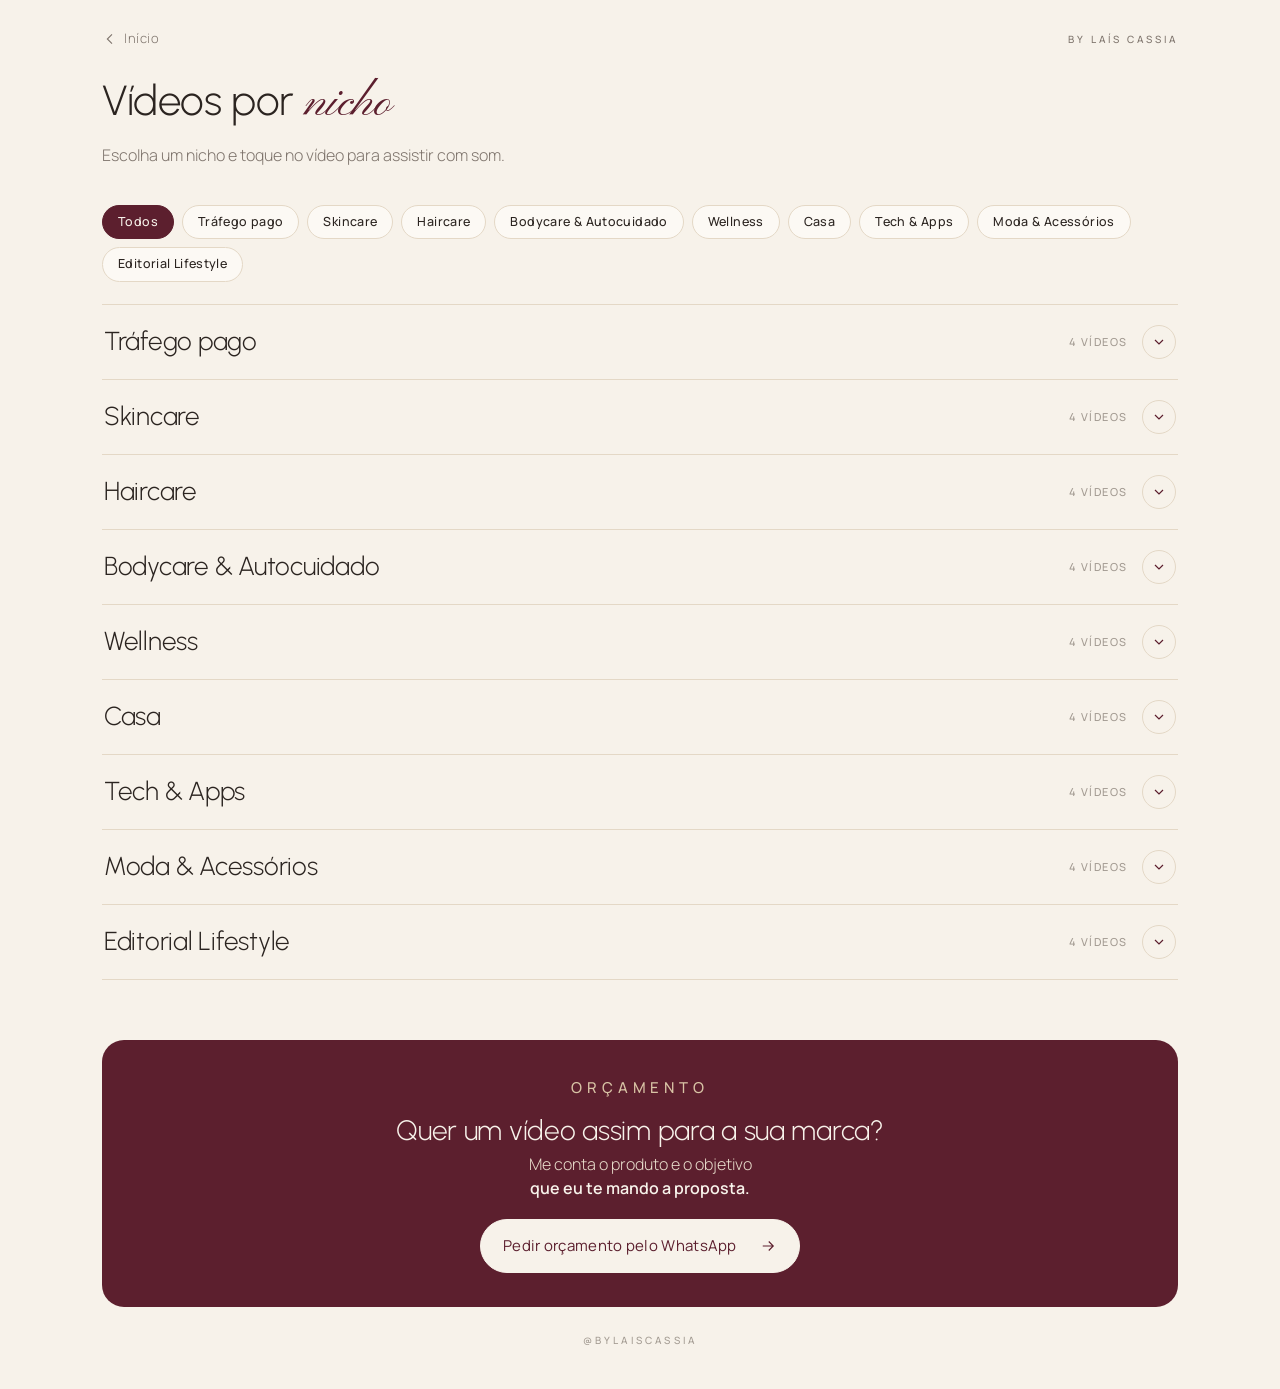
<file: portfolio/index.html>
<!DOCTYPE html>
<html lang="pt-BR">
<head>
<meta charset="utf-8">
<meta name="viewport" content="width=device-width,initial-scale=1">
<title>Vídeos por nicho · Laís Cassia</title>
<meta name="description" content="Vídeos UGC por nicho, feitos para anúncios. Laís Cassia, UGC Creator 35+.">
<meta property="og:title" content="Vídeos por nicho · Laís Cassia">
<meta property="og:description" content="Vídeos UGC por nicho, feitos para anúncios. Laís Cassia, UGC Creator 35+.">
<meta property="og:image" content="https://bylaiscassia.com.br/img/lais-carmim.jpg">
<meta name="theme-color" content="#F7F2EA">
<link rel="icon" href="/img/icon.jpg">
<link rel="preload" href="/fonts/manrope-300.woff2" as="font" type="font/woff2" crossorigin>
<link rel="preload" href="/fonts/urbanist-300.woff2" as="font" type="font/woff2" crossorigin>
<link rel="stylesheet" href="/assets/site.css?v=1795274292">
</head>
<body>
<main class="wrap wide">
  <div class="top"><a class="back" href="/"><svg width="16" height="16" viewBox="0 0 24 24" fill="none" stroke="currentColor" stroke-width="1.6"><path d="M15 5l-7 7 7 7"/></svg>Início</a><span class="eyebrow">By Laís Cassia</span></div>
  <h1 class="page-title">Vídeos por <em>nicho</em></h1>
  <p class="page-sub">Escolha um nicho e toque no vídeo para assistir com som.</p>
  <nav class="filters" id="filters" aria-label="Filtrar por nicho"></nav>
  <div id="list"></div>
  <section class="cta-band">
    <span class="eyebrow">Orçamento</span>
    <h2 style="margin-top:14px">Quer um vídeo assim para a sua marca?</h2>
    <p>Me conta o produto e o objetivo<strong>que eu te mando a proposta.</strong></p>
    <a class="btn" data-wa href="#"><span class="lbl">Pedir orçamento pelo WhatsApp</span><svg class="ic" viewBox="0 0 24 24" fill="none" stroke="currentColor" stroke-width="1.5"><path d="M5 12h14M13 6l6 6-6 6"/></svg></a>
  </section>
  <div class="sign"><a href="https://www.instagram.com/bylaiscassia/" target="_blank" rel="noopener">@bylaiscassia</a></div>
</main>
<script>
var DATA = [{"nicho": "Tráfego pago", "videos": [{"id": "Apsela-Skin_Reset_01", "marca": "Apsela", "legenda": "Dor x solução · Pontos pretos no nariz", "dur": 35}, {"id": "QueimaFriday_bylaiscassia_Banco_v2", "marca": "Queima Diária", "legenda": "Anúncio de oferta · Treino em casa na Black Friday", "dur": 50}, {"id": "Letys_-_Roteiro_05_vf", "marca": "Let'ys", "legenda": "Antes e depois · Frizz resolvido em 2 minutos", "dur": 21}, {"id": "ArquivoZap-PJ", "marca": "ArquivoZap", "legenda": "Dor x solução · Organização de documentos pra quem atende cliente", "dur": 37}]}, {"nicho": "Skincare", "videos": [{"id": "Neutrogena_2", "marca": "Neutrogena", "legenda": "Autocuidado simples · Hidratação em um passo", "dur": 22}, {"id": "BY-01_CL", "marca": "Beyoung", "legenda": "Dor x solução · Retinol para poros", "dur": 54}, {"id": "Apsela-PadCheck_01", "marca": "Apsela", "legenda": "Rotina noturna real · Pad de limpeza de poros", "dur": 34}, {"id": "Botica_rio", "marca": "O Boticário", "legenda": "Lançamento · Creme para olhos e sérum firmador", "dur": 41}]}, {"nicho": "Haircare", "videos": [{"id": "Seda", "marca": "Seda", "legenda": "Dor visual x resultado · Queda de cabelo", "dur": 22}, {"id": "Eudora", "marca": "Eudora Siàge", "legenda": "Storytelling pessoal · Cabelo alisado desde os 13 anos", "dur": 44}, {"id": "Dove-haircare", "marca": "Dove", "legenda": "Causa inesperada · Sol e chapinha", "dur": 43}, {"id": "Pantene", "marca": "Pantene", "legenda": "Produto na mão · Frizz e progressiva", "dur": 32}]}, {"nicho": "Bodycare & Autocuidado", "videos": [{"id": "Venus_PeleSensivel_final", "marca": "Gillette Venus Pele Sensível", "legenda": "Dor x solução · Lâmina para pele sensível", "dur": 46}, {"id": "Dermage_Hidracare", "marca": "Dermage", "legenda": "Pergunta e dor · Pele que repuxa depois do banho", "dur": 39}, {"id": "Ritual_de_Cuidado_Dove_2", "marca": "Dove", "legenda": "Dor visível · Pelos encravados depois da depilação", "dur": 42}, {"id": "Natura", "marca": "Natura Tododia", "legenda": "Rotina · Escolhendo o cheiro do dia", "dur": 69}]}, {"nicho": "Wellness", "videos": [{"id": "ARTICULIFE", "marca": "Articulife", "legenda": "Storytelling · Cansaço depois da gestação", "dur": 31}, {"id": "VIVAAge-FreshFEMME", "marca": "Fresh Femme", "legenda": "Dor x solução · Corpo depois dos 30", "dur": 34}, {"id": "Maxfem_Noite", "marca": "Maxfem", "legenda": "Ritual noturno · Melatonina para dormir", "dur": 40}, {"id": "Alobela", "marca": "Alobela", "legenda": "Anúncio para YouTube (horizontal) · Colágeno em goma", "dur": 43}]}, {"nicho": "Casa", "videos": [{"id": "Cif", "marca": "Cif", "legenda": "Identificação + demonstração · Lava-louças concentrado", "dur": 34}, {"id": "Coala-TheQueen-Vi_deo01", "marca": "Coala", "legenda": "Objeção invertida · Aromatizante de ambiente", "dur": 25}, {"id": "Pastilha_Ma_quina", "marca": "Pastilha limpa-máquina", "legenda": "Problema escondido · Cheiro na máquina de lavar", "dur": 28}, {"id": "Coala-ChaBranco-Vi_deo_02", "marca": "Coala", "legenda": "Resposta a comentário · Modo de uso", "dur": 25}]}, {"nicho": "Tech & Apps", "videos": [{"id": "ArquivoZap-V1V1", "marca": "ArquivoZap", "legenda": "Dor x solução com dicas · Liberar espaço no celular", "dur": 42}, {"id": "Inspefire", "marca": "Inspefire", "legenda": "B2B · Software de segurança do trabalho", "dur": 29}, {"id": "MW_Research", "marca": "MW Research", "legenda": "Medo x confiança · Investir com segurança", "dur": 30}, {"id": "NutrIA_Health", "marca": "NutrIA Health", "legenda": "Dor x solução · Nutricionista de bolso com IA", "dur": 29}]}, {"nicho": "Moda & Acessórios", "videos": [{"id": "CorisJulis-0-Orga_nico", "marca": "Coris Julis", "legenda": "Estético · Pretinho básico com acessórios", "dur": 22}, {"id": "Oclinhos_de_Leitura", "marca": "Oclinhos de Leitura", "legenda": "Dor x solução · Óculos de leitura", "dur": 26}, {"id": "Romale_o_Jeans_02", "marca": "Romaléo", "legenda": "Quebra de expectativa · Pantalona jeans confortável", "dur": 19}, {"id": "EuropeStore01", "marca": "Europe Store", "legenda": "Quebra de objeção · Loja de tênis online", "dur": 54}]}, {"nicho": "Editorial Lifestyle", "videos": [{"id": "SaintGermain_O_culos", "marca": "Saint Germain", "legenda": "Editorial · Óculos de sol com vista para o Pão de Açúcar", "dur": 28}, {"id": "Chaves_na_Ma_o-Nitero_i", "marca": "Chaves na Mão", "legenda": "Storytelling pessoal · Niterói tatuada no braço", "dur": 42}, {"id": "CONMEBOL", "marca": "CONMEBOL", "legenda": "Experiência · Espaço do futebol em Miami", "dur": 66}, {"id": "Chaves_na_Ma_o-Botafogo", "marca": "Chaves na Mão", "legenda": "Tour de bairro · Morar em Botafogo", "dur": 57}]}];
var DESC = {"Tráfego pago": "Estrutura de anúncio, stopscrolling (gancho que para a rolagem do feed nos primeiros segundos) e chamada para a compra (CTA).", "Skincare": "Rotina, textura e resultado.", "Haircare": "Do problema ao resultado, com o cabelo natural e não de catálogo.", "Bodycare & Autocuidado": "Cuidados com o corpo no banho, na depilação e no dia a dia.", "Wellness": "Suplementos, sono e rotina dentro da vida corrida de mãe de gêmeos.", "Casa": "Limpeza e cuidado com a casa.", "Tech & Apps": "Aplicativos e serviços explicados de um jeito simples, mostrando a tela.", "Moda & Acessórios": "Peças e acessórios no corpo.", "Editorial Lifestyle": "Vídeos com cara de campanha, gravados em lugares do Rio e de Niterói."};
function slug(s){return s.normalize("NFD").replace(/[\u0300-\u036f]/g,"").toLowerCase().replace(/[^a-z0-9]+/g,"-").replace(/^-|-$/g,"");}
function el(t,c,txt){var e=document.createElement(t);if(c)e.className=c;if(txt!=null)e.textContent=txt;return e;}
function pauseAll(){document.querySelectorAll(".vbox video").forEach(function(o){o.pause();});}
var fl=document.getElementById("filters"), list=document.getElementById("list"), secs=[];
function filtrar(id){
  fl.querySelectorAll("button").forEach(function(b){b.setAttribute("aria-pressed",b.dataset.id===id?"true":"false");});
  pauseAll();
  secs.forEach(function(s){
    if(id==="todos"){s.hidden=false;s.open=false;}
    else{s.hidden=s.id!==id;s.open=s.id===id;}
  });
}
var all=el("button",null,"Todos");all.type="button";all.dataset.id="todos";all.setAttribute("aria-pressed","true");all.onclick=function(){filtrar("todos")};fl.appendChild(all);
DATA.forEach(function(n){
  var id=slug(n.nicho);
  var b=el("button",null,n.nicho);b.type="button";b.dataset.id=id;b.setAttribute("aria-pressed","false");b.onclick=function(){filtrar(id)};fl.appendChild(b);
  var sec=el("details","niche");sec.id=id;secs.push(sec);
  var sm=el("summary");sm.append(el("h2",null,n.nicho),el("span","count",n.videos.length+" vídeos"));
  var ch=el("span","chev");ch.innerHTML='<svg viewBox="0 0 24 24" fill="none" stroke="currentColor" stroke-width="1.8"><path d="M6 9l6 6 6-6"/></svg>';sm.appendChild(ch);
  sec.appendChild(sm);
  var inner=el("div","inner");
  if(DESC[n.nicho])inner.appendChild(el("p","desc",DESC[n.nicho]));
  var g=el("div","row");
  n.videos.forEach(function(v){
    var f=el("figure","vcard"),box=el("div","vbox");
    var b=el("button","play");b.type="button";b.setAttribute("aria-label","Assistir vídeo "+v.marca);
    var im=el("img");im.src="/posters/"+v.id+".jpg";im.alt="";im.loading="lazy";
    var s=el("span");s.innerHTML='<svg viewBox="0 0 24 24" fill="currentColor"><path d="M7 4.5v15l12.5-7.5z"/></svg>';
    b.append(im,s);box.appendChild(b);box.appendChild(el("span","dur",v.dur+"s"));
    b.addEventListener("click",function(){
      pauseAll();
      var vid=el("video");vid.src="/videos/"+v.id+".mp4";vid.poster="/posters/"+v.id+".jpg";vid.controls=true;vid.playsInline=true;vid.setAttribute("playsinline","");
      vid.addEventListener("play",function(){document.querySelectorAll(".vbox video").forEach(function(o){if(o!==vid)o.pause();});});
      box.innerHTML="";box.appendChild(vid);var p=vid.play();if(p&&p.catch)p.catch(function(){});
    });
    var cp=el("figcaption");cp.append(el("div","brand",v.marca),el("div","cap",v.legenda));
    f.append(box,cp);g.appendChild(f);
  });
  inner.appendChild(g);sec.appendChild(inner);
  sec.addEventListener("toggle",function(){if(!sec.open)pauseAll();});
  list.appendChild(sec);
});
var h=location.hash.slice(1);if(h&&document.getElementById(h))filtrar(h);
</script>
<script src="/assets/site.js?v=1795274292"></script>
</body>
</html>
</file>
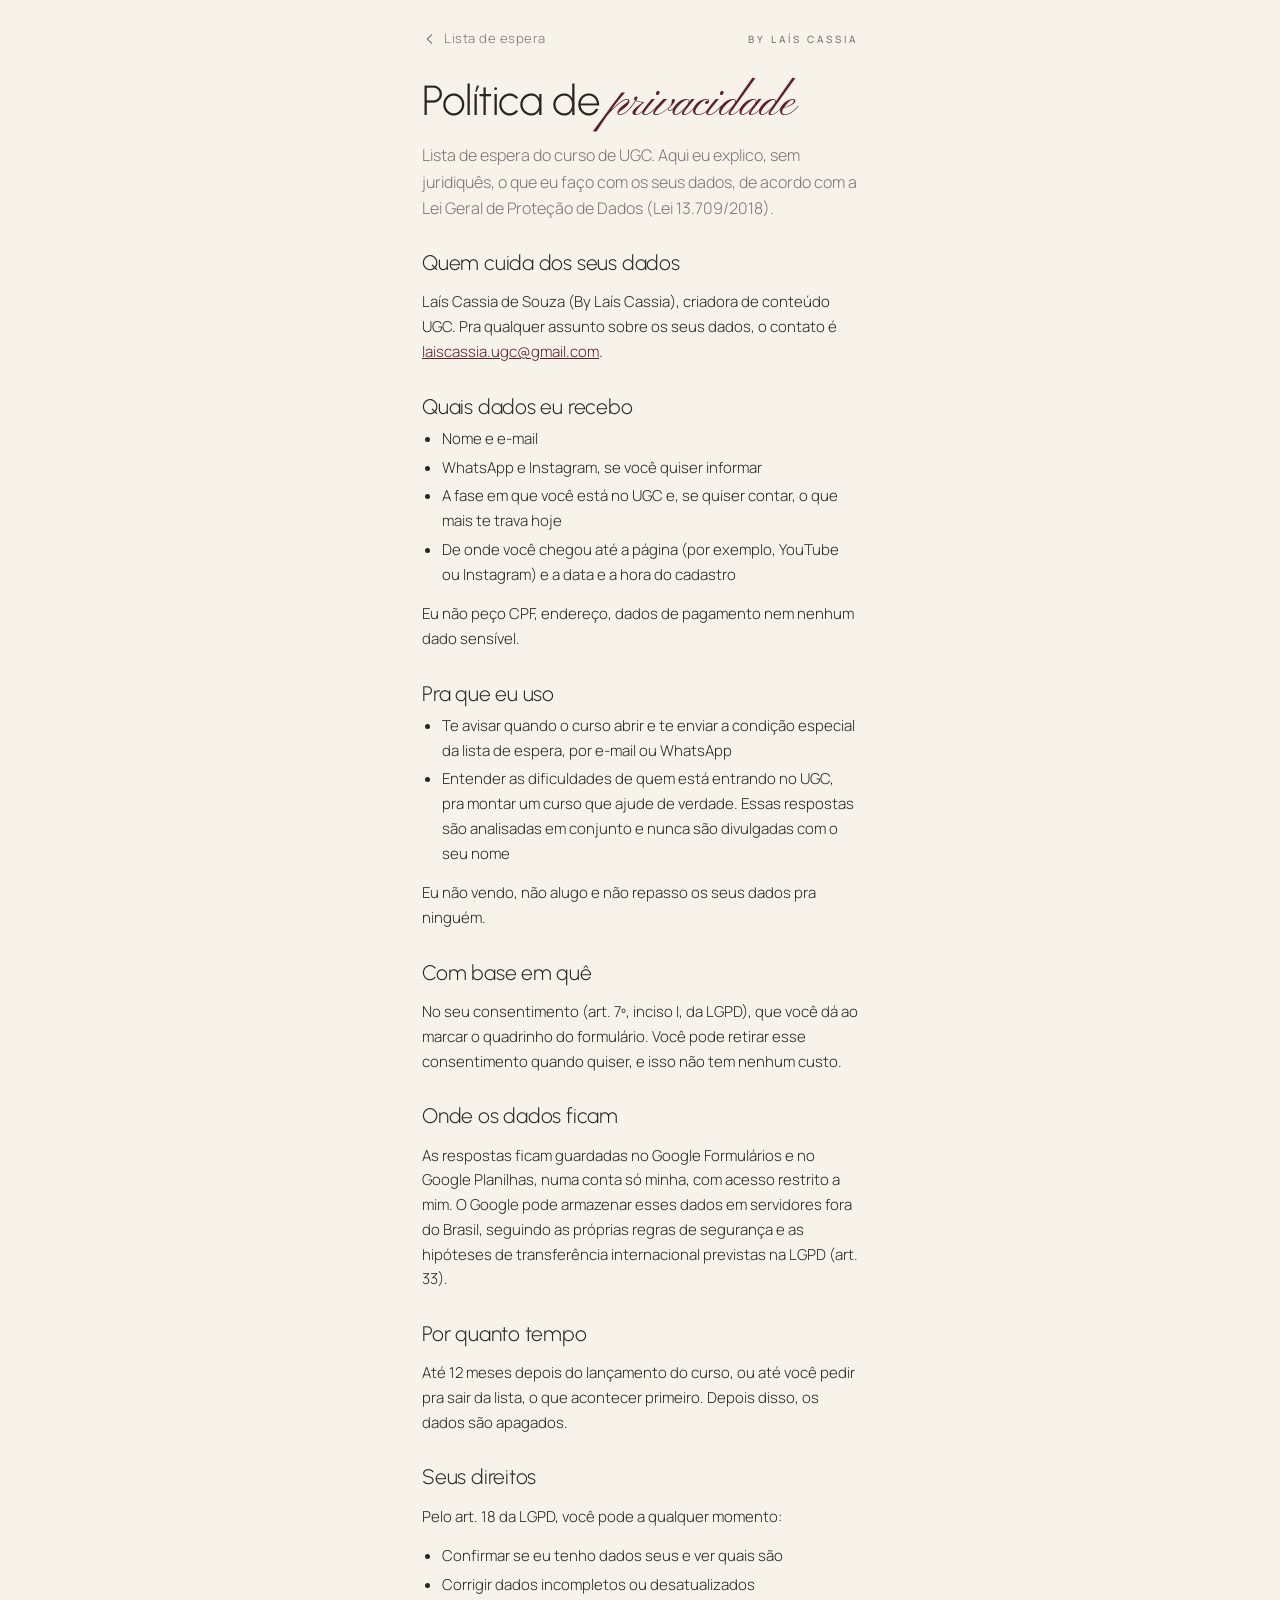
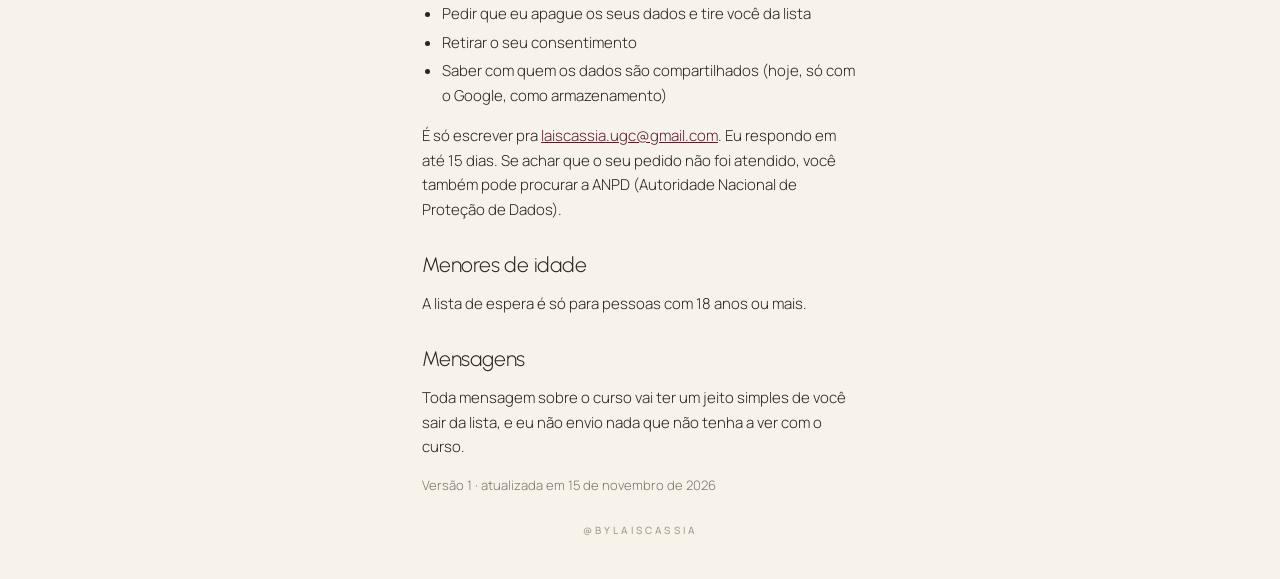
<file: privacidade/index.html>
<!DOCTYPE html>
<html lang="pt-BR">
<head>
<meta charset="utf-8">
<meta name="viewport" content="width=device-width,initial-scale=1">
<title>Política de Privacidade · Laís Cassia</title>
<meta name="description" content="Como a Laís Cassia trata os dados da lista de espera do curso, de acordo com a LGPD.">
<meta name="theme-color" content="#F7F2EA">
<meta name="robots" content="noindex">
<link rel="icon" href="/img/icon.jpg">
<link rel="stylesheet" href="/assets/site.css?v=1794712552">
<style>
.pol h2{font-size:21px;margin:30px 0 8px}
.pol p,.pol li{font-size:15px;color:var(--ink)}
.pol ul{padding-left:20px;margin:8px 0}
.pol li{margin:4px 0}
.pol a{color:var(--carmim)}
.pol .upd{color:var(--muted);font-size:13px;margin-top:10px}
</style>
</head>
<body>
<main class="wrap">
  <div class="top"><a class="back" href="/lista-de-espera/"><svg width="16" height="16" viewBox="0 0 24 24" fill="none" stroke="currentColor" stroke-width="1.6"><path d="M15 5l-7 7 7 7"/></svg>Lista de espera</a><span class="eyebrow">By Laís Cassia</span></div>
  <h1 class="page-title">Política de <em>privacidade</em></h1>
  <p class="page-sub">Lista de espera do curso de UGC. Aqui eu explico, sem juridiquês, o que eu faço com os seus dados, de acordo com a Lei Geral de Proteção de Dados (Lei 13.709/2018).</p>

  <div class="pol">
    <h2>Quem cuida dos seus dados</h2>
    <p>Laís Cassia de Souza (By Laís Cassia), criadora de conteúdo UGC. Pra qualquer assunto sobre os seus dados, o contato é <a href="mailto:laiscassia.ugc@gmail.com">laiscassia.ugc@gmail.com</a>.</p>

    <h2>Quais dados eu recebo</h2>
    <ul>
      <li>Nome e e-mail</li>
      <li>WhatsApp e Instagram, se você quiser informar</li>
      <li>A fase em que você está no UGC e, se quiser contar, o que mais te trava hoje</li>
      <li>De onde você chegou até a página (por exemplo, YouTube ou Instagram) e a data e a hora do cadastro</li>
    </ul>
    <p>Eu não peço CPF, endereço, dados de pagamento nem nenhum dado sensível.</p>

    <h2>Pra que eu uso</h2>
    <ul>
      <li>Te avisar quando o curso abrir e te enviar a condição especial da lista de espera, por e-mail ou WhatsApp</li>
      <li>Entender as dificuldades de quem está entrando no UGC, pra montar um curso que ajude de verdade. Essas respostas são analisadas em conjunto e nunca são divulgadas com o seu nome</li>
    </ul>
    <p>Eu não vendo, não alugo e não repasso os seus dados pra ninguém.</p>

    <h2>Com base em quê</h2>
    <p>No seu consentimento (art. 7º, inciso I, da LGPD), que você dá ao marcar o quadrinho do formulário. Você pode retirar esse consentimento quando quiser, e isso não tem nenhum custo.</p>

    <h2>Onde os dados ficam</h2>
    <p>As respostas ficam guardadas no Google Formulários e no Google Planilhas, numa conta só minha, com acesso restrito a mim. O Google pode armazenar esses dados em servidores fora do Brasil, seguindo as próprias regras de segurança e as hipóteses de transferência internacional previstas na LGPD (art. 33).</p>

    <h2>Por quanto tempo</h2>
    <p>Até 12 meses depois do lançamento do curso, ou até você pedir pra sair da lista, o que acontecer primeiro. Depois disso, os dados são apagados.</p>

    <h2>Seus direitos</h2>
    <p>Pelo art. 18 da LGPD, você pode a qualquer momento:</p>
    <ul>
      <li>Confirmar se eu tenho dados seus e ver quais são</li>
      <li>Corrigir dados incompletos ou desatualizados</li>
      <li>Pedir que eu apague os seus dados e tire você da lista</li>
      <li>Retirar o seu consentimento</li>
      <li>Saber com quem os dados são compartilhados (hoje, só com o Google, como armazenamento)</li>
    </ul>
    <p>É só escrever pra <a href="mailto:laiscassia.ugc@gmail.com">laiscassia.ugc@gmail.com</a>. Eu respondo em até 15 dias. Se achar que o seu pedido não foi atendido, você também pode procurar a ANPD (Autoridade Nacional de Proteção de Dados).</p>

    <h2>Menores de idade</h2>
    <p>A lista de espera é só para pessoas com 18 anos ou mais.</p>

    <h2>Mensagens</h2>
    <p>Toda mensagem sobre o curso vai ter um jeito simples de você sair da lista, e eu não envio nada que não tenha a ver com o curso.</p>

    <p class="upd">Versão 1 · atualizada em 15 de novembro de 2026</p>
  </div>
  <div class="sign"><a href="https://www.instagram.com/bylaiscassia/" target="_blank" rel="noopener">@bylaiscassia</a></div>
</main>
</body>
</html>
</file>
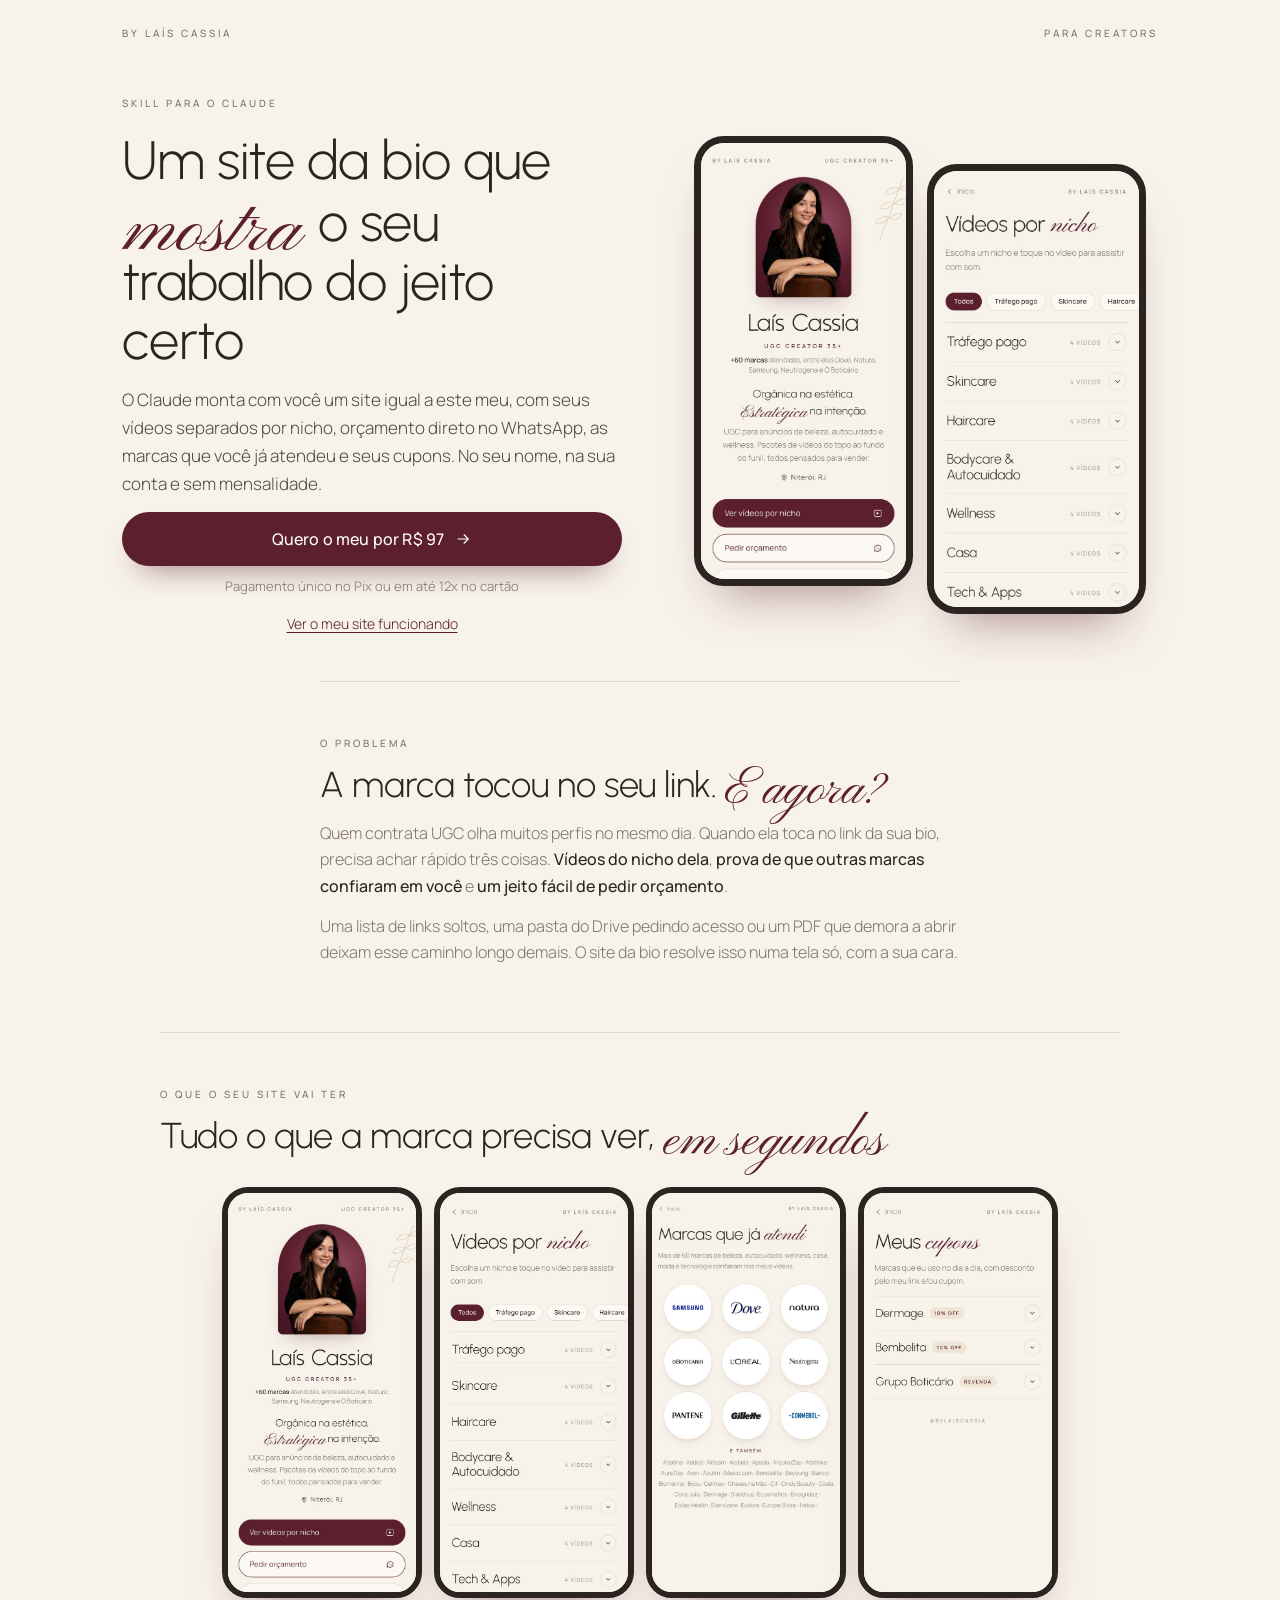
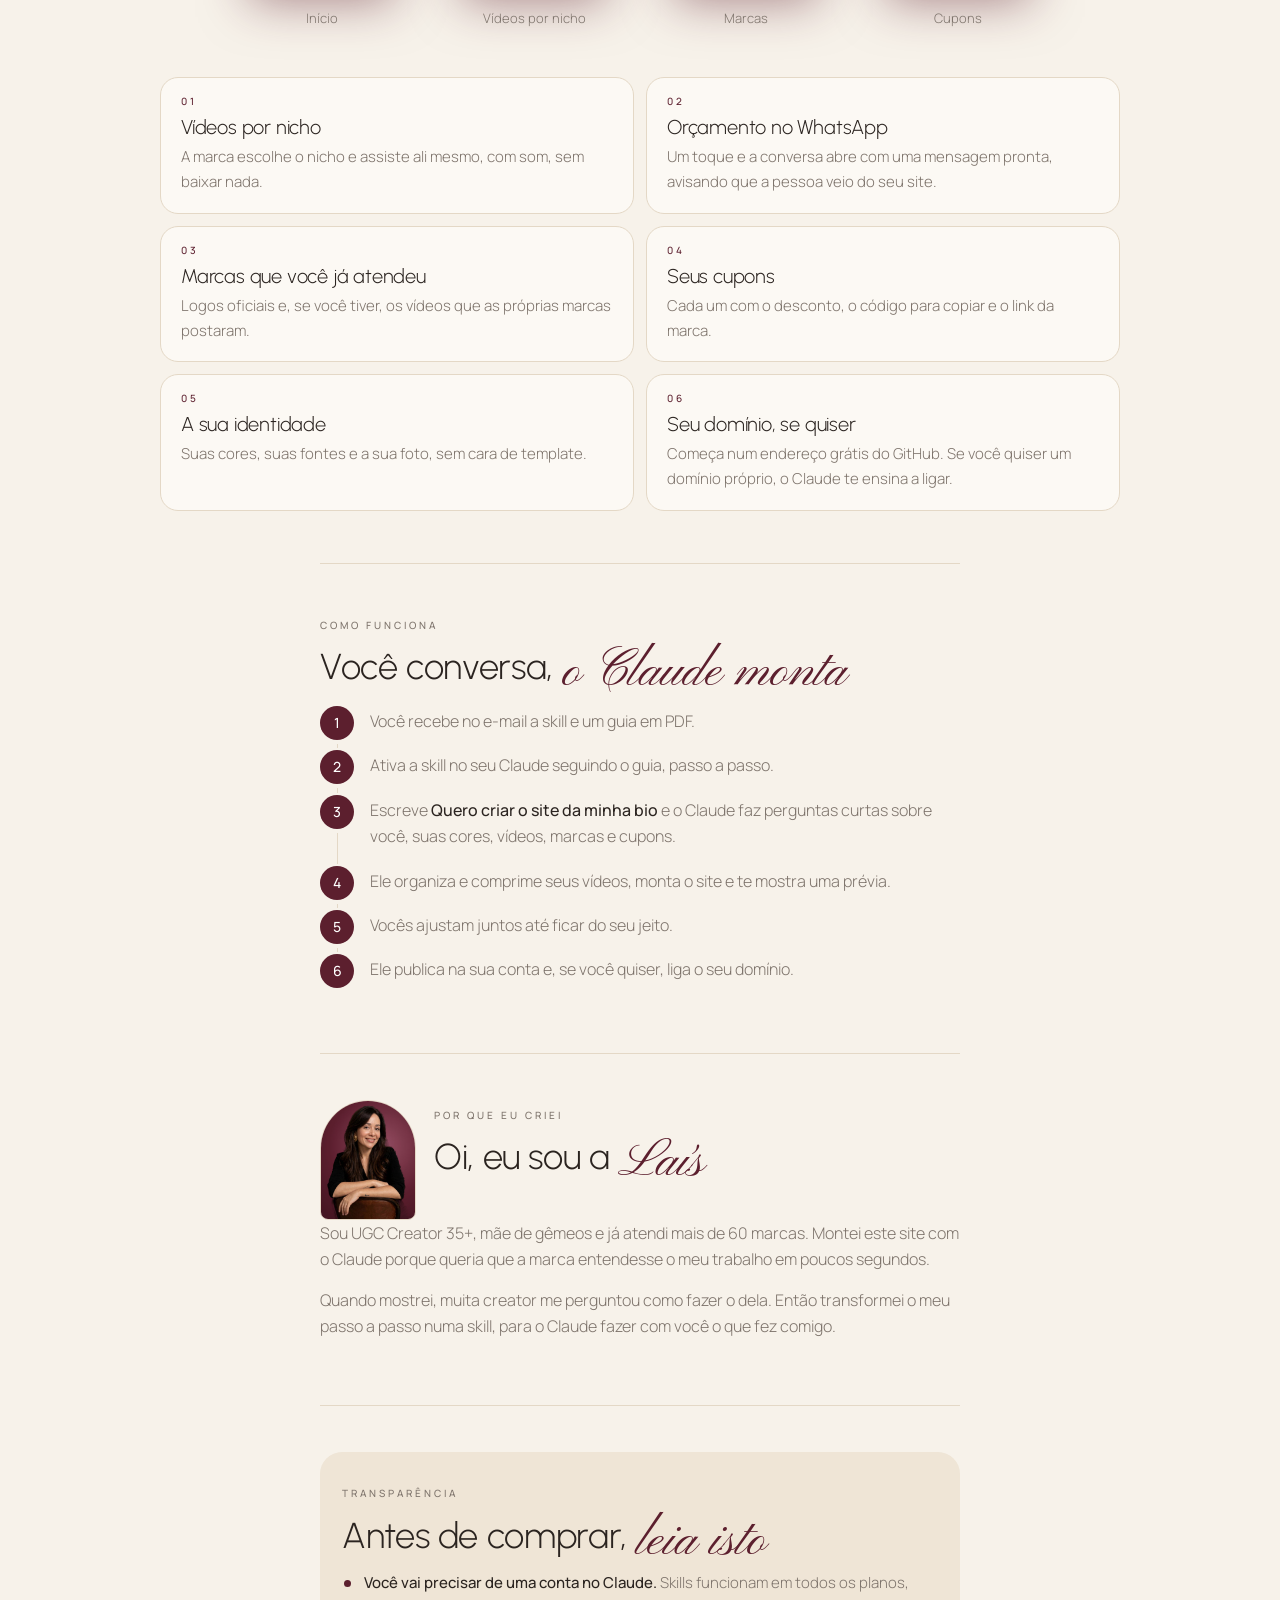
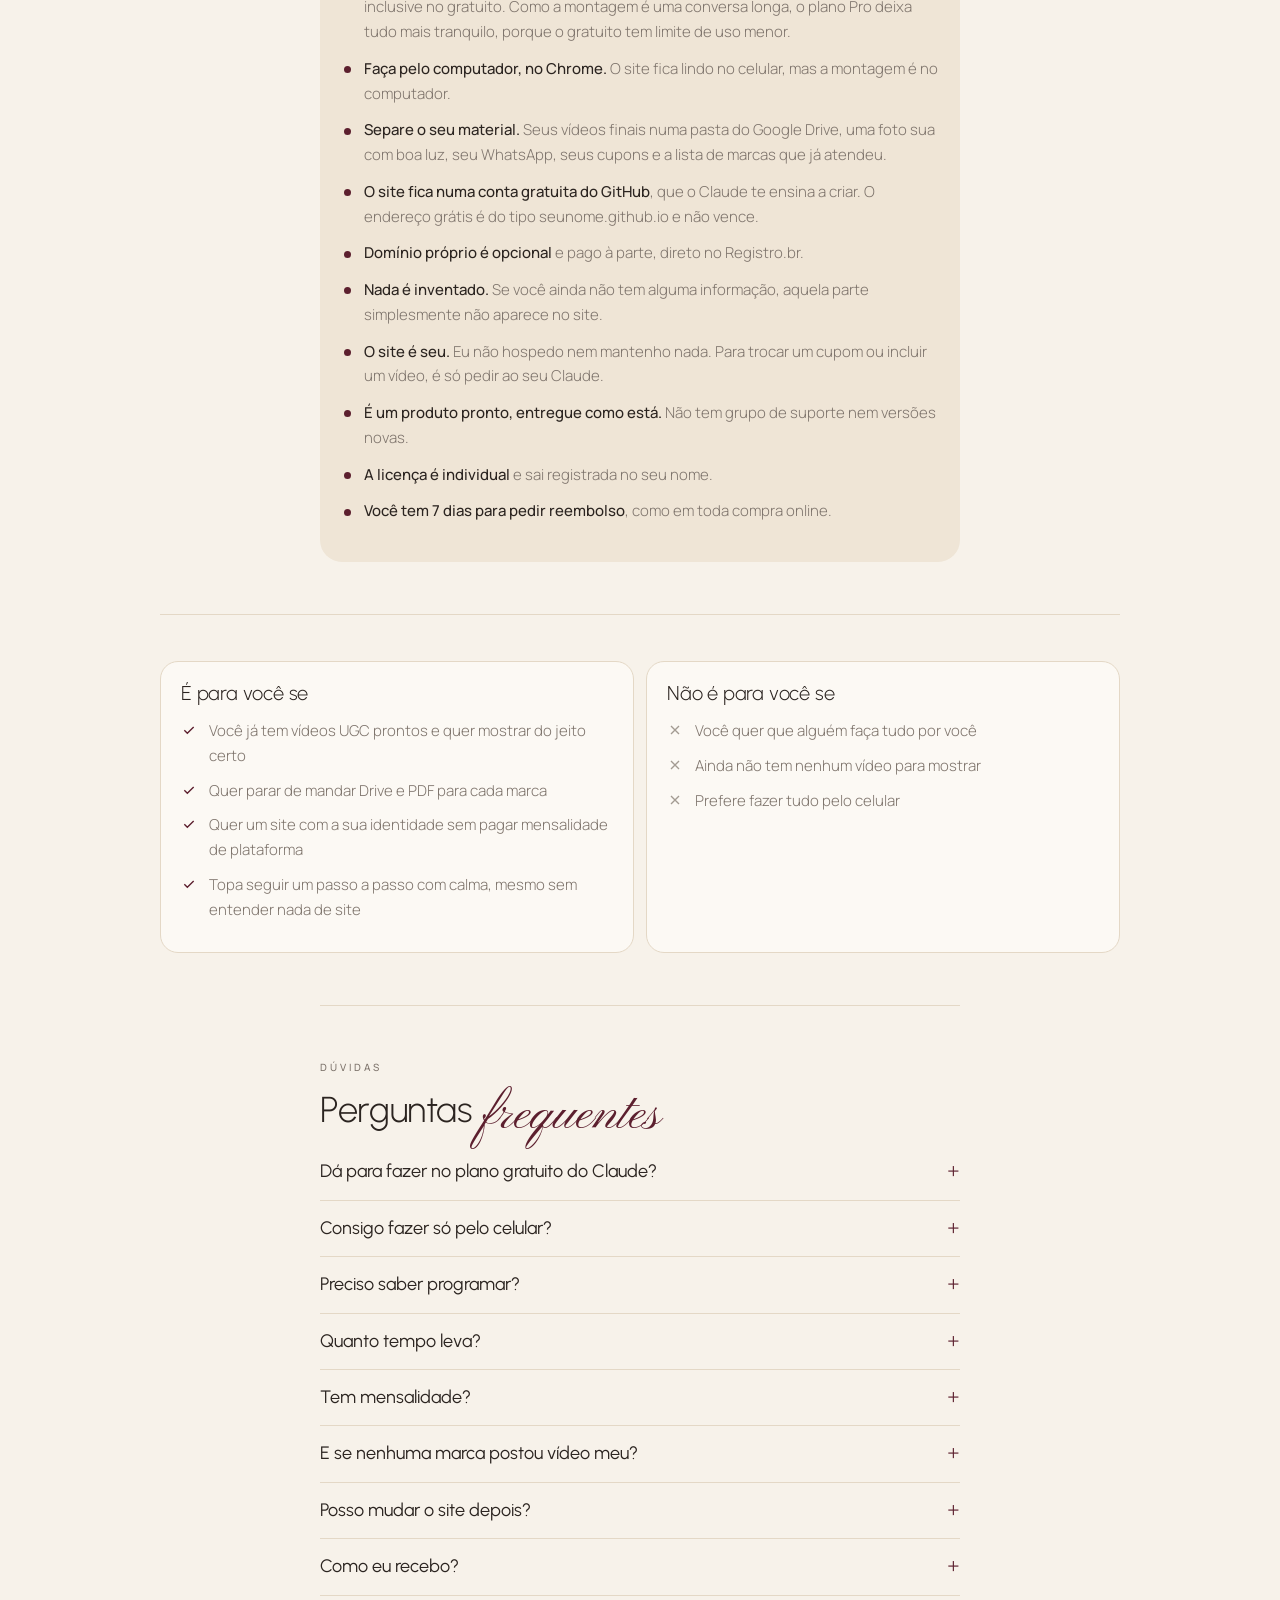
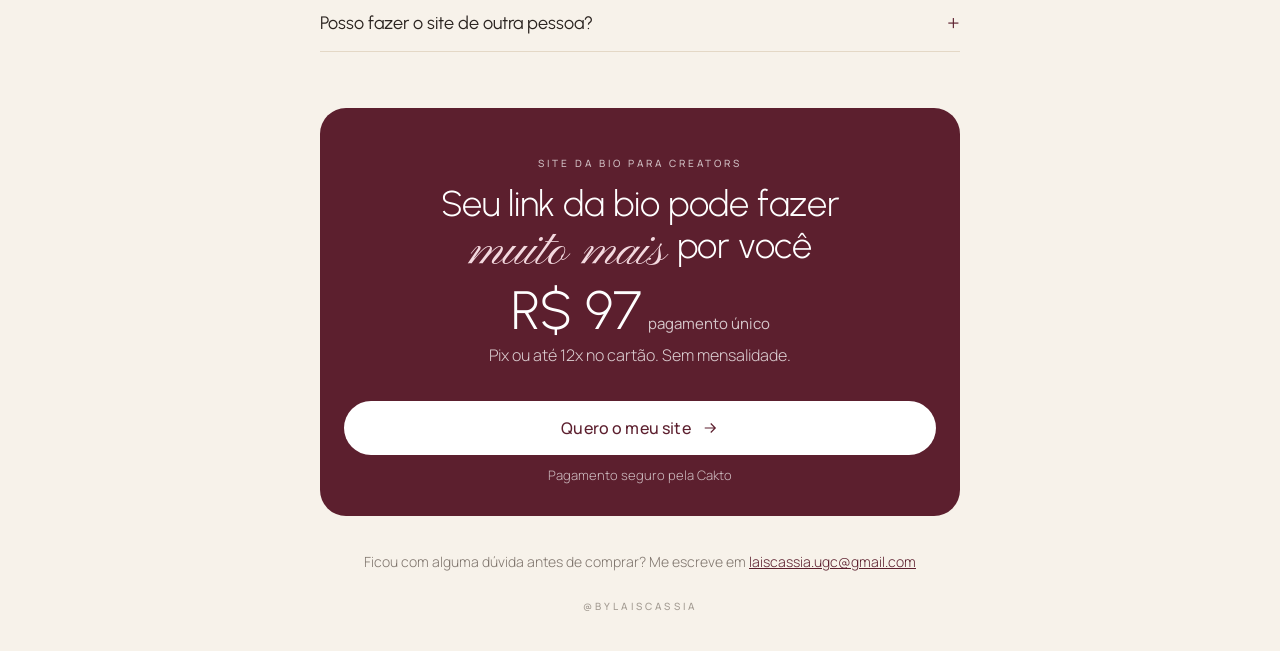
<file: site-da-bio/index.html>
<!DOCTYPE html>
<html lang="pt-BR">
<head>
<meta charset="utf-8">
<meta name="viewport" content="width=device-width,initial-scale=1">
<title>Site da Bio para Creators · Laís Cassia</title>
<meta name="description" content="Uma skill para o Claude que monta com você o site do link da bio de creator UGC, com vídeos por nicho, orçamento no WhatsApp, marcas e cupons. No seu nome e sem mensalidade.">
<meta property="og:title" content="Site da Bio para Creators">
<meta property="og:description" content="O Claude monta com você um site da bio como o meu, com vídeos por nicho, orçamento no WhatsApp, marcas e cupons.">
<meta property="og:image" content="https://bylaiscassia.com.br/site-da-bio/img/capa.jpg">
<meta name="theme-color" content="#F7F2EA">
<link rel="icon" href="/img/icon.jpg">
<link rel="preload" href="/fonts/manrope-300.woff2" as="font" type="font/woff2" crossorigin>
<link rel="preload" href="/fonts/urbanist-300.woff2" as="font" type="font/woff2" crossorigin>
<link rel="stylesheet" href="/assets/site.css?v=1795274292">
<style>
.lp{max-width:1080px;margin:0 auto;padding:28px 22px 40px}
.lp section{margin:0 auto;max-width:640px}
.lp .sigrow a{text-decoration:none}
.lp h1{font-size:40px;line-height:1.08;margin:18px 0 0}
.lp h2{font-size:30px;line-height:1.12;margin:10px 0 14px}
.lp .sc{font:400 1.45em/0.8 var(--script);color:var(--carmim);display:inline-block;transform:translateY(.12em);padding-right:.06em}
.lp p{margin:0 0 14px;color:var(--muted);font-size:16px}
.lp p b,.lp li b{color:var(--ink);font-weight:500}
.hero2{display:grid;gap:34px;align-items:center;margin:34px auto 10px;max-width:640px}
.hero2 .lead{font-size:17px;color:var(--ink);opacity:.82;margin-top:16px}
.cta{display:inline-flex;align-items:center;justify-content:center;gap:10px;width:100%;padding:18px 24px;border-radius:999px;background:var(--carmim);color:#fff;text-decoration:none;font:500 16px/1 var(--sans);letter-spacing:.01em;box-shadow:0 16px 30px -18px rgba(92,31,46,.8);transition:transform .15s,background .15s}
.cta:hover{background:var(--carmim-2);transform:translateY(-1px)}
.cta svg{width:18px;height:18px}
.ctanote{display:block;text-align:center;font-size:13px;color:var(--muted);margin-top:10px}
.ghost{display:block;text-align:center;margin-top:14px;font-size:14px;color:var(--carmim);text-underline-offset:3px}
.phones{display:none;justify-content:center;gap:14px}
.phone{width:46%;max-width:250px;aspect-ratio:9/18.5;border-radius:30px;border:7px solid #2B2420;overflow:hidden;background:var(--bg);box-shadow:0 30px 50px -28px rgba(92,31,46,.55)}
.phone img{width:100%;height:100%;object-fit:cover;object-position:top}
.phones .phone:nth-child(2){transform:translateY(28px)}
.blk{padding:46px 0 6px;border-top:1px solid var(--line);margin-top:46px!important}
.feats{display:grid;gap:12px;margin-top:22px}
.feat{background:var(--card);border:1px solid var(--line);border-radius:18px;padding:18px 20px}
.feat h3{font-size:20px;margin:0 0 6px}
.feat p{margin:0;font-size:15px}
.feat .n{font:500 10px/1 var(--sans);letter-spacing:.3em;color:var(--carmim);text-transform:uppercase;display:block;margin-bottom:10px}
.gallery{display:flex;gap:12px;overflow-x:auto;scroll-snap-type:x mandatory;padding:8px 2px 26px;margin:22px -22px 0;padding-left:22px;padding-right:22px}
.gallery figure{margin:0;flex:0 0 200px;scroll-snap-align:start}
.gallery .phone{width:200px;max-width:none;border-width:6px;border-radius:26px}
.gallery figcaption{font-size:13px;color:var(--muted);text-align:center;margin-top:10px}
.steps{counter-reset:s;list-style:none;padding:0;margin:20px 0 0}
.steps li{counter-increment:s;position:relative;padding:0 0 18px 50px;color:var(--muted)}
.steps li::before{content:counter(s);position:absolute;left:0;top:-2px;width:34px;height:34px;border-radius:50%;background:var(--carmim);color:#fff;font:500 14px/34px var(--sans);text-align:center}
.steps li:not(:last-child)::after{content:"";position:absolute;left:16.5px;top:36px;bottom:4px;width:1px;background:var(--line)}
.me{display:grid;grid-template-columns:96px 1fr;gap:18px;align-items:start}
.me img{width:96px;height:120px;object-fit:cover;border-radius:48px 48px 8px 8px;border:1px solid var(--line)}
.honest{background:var(--soft);border-radius:22px;padding:26px 22px}
.honest ul,.fit ul{list-style:none;padding:0;margin:14px 0 0}
.honest li{position:relative;padding:0 0 12px 22px;color:var(--muted);font-size:15px}
.honest li::before{content:"";position:absolute;left:2px;top:.62em;width:7px;height:7px;border-radius:50%;background:var(--carmim)}
.fit{display:grid;gap:12px}
.fit>div{border:1px solid var(--line);border-radius:18px;padding:20px;background:var(--card)}
.fit h3{font-size:20px}
.fit li{padding:0 0 10px 28px;position:relative;font-size:15px;color:var(--muted)}
.fit li svg{position:absolute;left:0;top:3px;width:16px;height:16px}
.faq details{border-bottom:1px solid var(--line);padding:16px 0}
.faq summary{cursor:pointer;list-style:none;display:flex;justify-content:space-between;gap:14px;font:400 18px/1.3 var(--serif);color:var(--ink)}
.faq summary::-webkit-details-marker{display:none}
.faq summary::after{content:"+";font:300 22px/1 var(--sans);color:var(--carmim);transition:transform .2s}
.faq details[open] summary::after{transform:rotate(45deg)}
.faq details p{margin:10px 0 0;font-size:15px}
.final{text-align:center;background:var(--carmim);color:#fff;border-radius:26px;padding:40px 24px 30px;margin-top:50px!important}
.final h2{color:#fff}
.final .sc{color:#F3D9DF}
.final p{color:rgba(255,255,255,.78)}
.price{font:300 54px/1 var(--serif);margin:18px 0 4px;color:#fff}
.price small{font:400 15px/1 var(--sans);opacity:.75;margin-left:6px}
.final .cta{background:#fff;color:var(--carmim);margin-top:18px;box-shadow:none}
.final .cta:hover{background:#F7F2EA}
.final .ctanote{color:rgba(255,255,255,.7)}
.lp .foot{text-align:center;font-size:14px;color:var(--muted);margin:34px 0 0}
.foot a{color:var(--carmim)}
.bar{position:fixed;left:0;right:0;bottom:0;padding:10px 16px calc(10px + env(safe-area-inset-bottom));background:rgba(247,242,234,.94);backdrop-filter:blur(8px);border-top:1px solid var(--line);display:flex;align-items:center;gap:12px;justify-content:center;transform:translateY(110%);transition:transform .25s;z-index:20}
.bar.on{transform:none}
.bar span{font:300 22px/1 var(--serif)}
.bar .cta{width:auto;padding:13px 22px;font-size:15px}
@media (min-width:900px){
  .lp h1{font-size:54px}
  .lp h2{font-size:36px}
  .hero2{grid-template-columns:1.05fr .95fr;max-width:none;margin-top:50px}
  .phones{display:flex}
  .hero2 .txt{max-width:500px}
  .feats{grid-template-columns:1fr 1fr}
  .fit{grid-template-columns:1fr 1fr}
  .gallery{justify-content:center;overflow:visible;margin:22px 0 0;padding-left:0;padding-right:0}
  .lp section.wide2{max-width:960px}
  .bar{display:none}
}
</style>
</head>
<body>
<main class="lp">
  <div class="sigrow"><a href="/">By Laís Cassia</a><span>Para creators</span></div>

  <div class="hero2">
    <div class="txt">
      <span class="eyebrow">Skill para o Claude</span>
      <h1>Um site da bio que <span class="sc">mostra</span> o seu trabalho do jeito certo</h1>
      <p class="lead">O Claude monta com você um site igual a este meu, com seus vídeos separados por nicho, orçamento direto no WhatsApp, as marcas que você já atendeu e seus cupons. No seu nome, na sua conta e sem mensalidade.</p>
      <a class="cta" href="https://pay.cakto.com.br/3f988qk_1329483">Quero o meu por R$ 97<svg viewBox="0 0 24 24" fill="none" stroke="currentColor" stroke-width="1.6"><path d="M5 12h14M13 6l6 6-6 6"/></svg></a>
      <span class="ctanote">Pagamento único no Pix ou em até 12x no cartão</span>
      <a class="ghost" href="/">Ver o meu site funcionando</a>
    </div>
    <div class="phones" aria-hidden="true">
      <div class="phone"><img src="img/tela-inicio.jpg" alt="" width="600" height="1300"></div>
      <div class="phone"><img src="img/tela-videos.jpg" alt="" width="600" height="1300"></div>
    </div>
  </div>

  <section class="blk">
    <span class="eyebrow">O problema</span>
    <h2>A marca tocou no seu link. <span class="sc">E agora?</span></h2>
    <p>Quem contrata UGC olha muitos perfis no mesmo dia. Quando ela toca no link da sua bio, precisa achar rápido três coisas. <b>Vídeos do nicho dela</b>, <b>prova de que outras marcas confiaram em você</b> e <b>um jeito fácil de pedir orçamento</b>.</p>
    <p>Uma lista de links soltos, uma pasta do Drive pedindo acesso ou um PDF que demora a abrir deixam esse caminho longo demais. O site da bio resolve isso numa tela só, com a sua cara.</p>
  </section>

  <section class="blk wide2">
    <span class="eyebrow">O que o seu site vai ter</span>
    <h2>Tudo o que a marca precisa ver, <span class="sc">em segundos</span></h2>
    <div class="gallery">
      <figure><div class="phone"><img src="img/tela-inicio.jpg" alt="Página inicial do site da Laís" loading="lazy" width="600" height="1300"></div><figcaption>Início</figcaption></figure>
      <figure><div class="phone"><img src="img/tela-videos.jpg" alt="Página de vídeos por nicho" loading="lazy" width="600" height="1300"></div><figcaption>Vídeos por nicho</figcaption></figure>
      <figure><div class="phone"><img src="img/tela-marcas.jpg" alt="Página de marcas atendidas" loading="lazy" width="600" height="1300"></div><figcaption>Marcas</figcaption></figure>
      <figure><div class="phone"><img src="img/tela-cupons.jpg" alt="Página de cupons" loading="lazy" width="600" height="1300"></div><figcaption>Cupons</figcaption></figure>
    </div>
    <div class="feats">
      <div class="feat"><span class="n">01</span><h3>Vídeos por nicho</h3><p>A marca escolhe o nicho e assiste ali mesmo, com som, sem baixar nada.</p></div>
      <div class="feat"><span class="n">02</span><h3>Orçamento no WhatsApp</h3><p>Um toque e a conversa abre com uma mensagem pronta, avisando que a pessoa veio do seu site.</p></div>
      <div class="feat"><span class="n">03</span><h3>Marcas que você já atendeu</h3><p>Logos oficiais e, se você tiver, os vídeos que as próprias marcas postaram.</p></div>
      <div class="feat"><span class="n">04</span><h3>Seus cupons</h3><p>Cada um com o desconto, o código para copiar e o link da marca.</p></div>
      <div class="feat"><span class="n">05</span><h3>A sua identidade</h3><p>Suas cores, suas fontes e a sua foto, sem cara de template.</p></div>
      <div class="feat"><span class="n">06</span><h3>Seu domínio, se quiser</h3><p>Começa num endereço grátis do GitHub. Se você quiser um domínio próprio, o Claude te ensina a ligar.</p></div>
    </div>
  </section>

  <section class="blk">
    <span class="eyebrow">Como funciona</span>
    <h2>Você conversa, <span class="sc">o Claude monta</span></h2>
    <ol class="steps">
      <li>Você recebe no e-mail a skill e um guia em PDF.</li>
      <li>Ativa a skill no seu Claude seguindo o guia, passo a passo.</li>
      <li>Escreve <b>Quero criar o site da minha bio</b> e o Claude faz perguntas curtas sobre você, suas cores, vídeos, marcas e cupons.</li>
      <li>Ele organiza e comprime seus vídeos, monta o site e te mostra uma prévia.</li>
      <li>Vocês ajustam juntos até ficar do seu jeito.</li>
      <li>Ele publica na sua conta e, se você quiser, liga o seu domínio.</li>
    </ol>
  </section>

  <section class="blk">
    <div class="me">
      <img src="/img/lais-carmim.jpg" alt="Laís Cassia" loading="lazy" width="640" height="800">
      <div>
        <span class="eyebrow">Por que eu criei</span>
        <h2>Oi, eu sou a <span class="sc">Laís</span></h2>
      </div>
    </div>
    <p>Sou UGC Creator 35+, mãe de gêmeos e já atendi mais de 60 marcas. Montei este site com o Claude porque queria que a marca entendesse o meu trabalho em poucos segundos.</p>
    <p>Quando mostrei, muita creator me perguntou como fazer o dela. Então transformei o meu passo a passo numa skill, para o Claude fazer com você o que fez comigo.</p>
  </section>

  <section class="blk">
    <div class="honest">
      <span class="eyebrow">Transparência</span>
      <h2>Antes de comprar, <span class="sc">leia isto</span></h2>
      <ul>
        <li><b>Você vai precisar de uma conta no Claude.</b> Skills funcionam em todos os planos, inclusive no gratuito. Como a montagem é uma conversa longa, o plano Pro deixa tudo mais tranquilo, porque o gratuito tem limite de uso menor.</li>
        <li><b>Faça pelo computador, no Chrome.</b> O site fica lindo no celular, mas a montagem é no computador.</li>
        <li><b>Separe o seu material.</b> Seus vídeos finais numa pasta do Google Drive, uma foto sua com boa luz, seu WhatsApp, seus cupons e a lista de marcas que já atendeu.</li>
        <li><b>O site fica numa conta gratuita do GitHub</b>, que o Claude te ensina a criar. O endereço grátis é do tipo seunome.github.io e não vence.</li>
        <li><b>Domínio próprio é opcional</b> e pago à parte, direto no Registro.br.</li>
        <li><b>Nada é inventado.</b> Se você ainda não tem alguma informação, aquela parte simplesmente não aparece no site.</li>
        <li><b>O site é seu.</b> Eu não hospedo nem mantenho nada. Para trocar um cupom ou incluir um vídeo, é só pedir ao seu Claude.</li>
        <li><b>É um produto pronto, entregue como está.</b> Não tem grupo de suporte nem versões novas.</li>
        <li><b>A licença é individual</b> e sai registrada no seu nome.</li>
        <li><b>Você tem 7 dias para pedir reembolso</b>, como em toda compra online.</li>
      </ul>
    </div>
  </section>

  <section class="blk wide2">
    <div class="fit">
      <div>
        <h3>É para você se</h3>
        <ul>
          <li><svg viewBox="0 0 24 24" fill="none" stroke="#5C1F2E" stroke-width="2"><path d="M5 12.5l4.5 4.5L19 7.5"/></svg>Você já tem vídeos UGC prontos e quer mostrar do jeito certo</li>
          <li><svg viewBox="0 0 24 24" fill="none" stroke="#5C1F2E" stroke-width="2"><path d="M5 12.5l4.5 4.5L19 7.5"/></svg>Quer parar de mandar Drive e PDF para cada marca</li>
          <li><svg viewBox="0 0 24 24" fill="none" stroke="#5C1F2E" stroke-width="2"><path d="M5 12.5l4.5 4.5L19 7.5"/></svg>Quer um site com a sua identidade sem pagar mensalidade de plataforma</li>
          <li><svg viewBox="0 0 24 24" fill="none" stroke="#5C1F2E" stroke-width="2"><path d="M5 12.5l4.5 4.5L19 7.5"/></svg>Topa seguir um passo a passo com calma, mesmo sem entender nada de site</li>
        </ul>
      </div>
      <div>
        <h3>Não é para você se</h3>
        <ul>
          <li><svg viewBox="0 0 24 24" fill="none" stroke="#A39B92" stroke-width="2"><path d="M6 6l12 12M18 6L6 18"/></svg>Você quer que alguém faça tudo por você</li>
          <li><svg viewBox="0 0 24 24" fill="none" stroke="#A39B92" stroke-width="2"><path d="M6 6l12 12M18 6L6 18"/></svg>Ainda não tem nenhum vídeo para mostrar</li>
          <li><svg viewBox="0 0 24 24" fill="none" stroke="#A39B92" stroke-width="2"><path d="M6 6l12 12M18 6L6 18"/></svg>Prefere fazer tudo pelo celular</li>
        </ul>
      </div>
    </div>
  </section>

  <section class="blk faq">
    <span class="eyebrow">Dúvidas</span>
    <h2>Perguntas <span class="sc">frequentes</span></h2>
    <details><summary>Dá para fazer no plano gratuito do Claude?</summary><p>Dá. As skills funcionam no plano gratuito. Ele só tem um limite de uso, e como a montagem é uma conversa longa, pode acabar no meio do caminho. Se acontecer, você espera liberar e continua na mesma conversa, sem perder nada. Com o plano Pro você faz tudo de uma vez.</p></details>
    <details><summary>Consigo fazer só pelo celular?</summary><p>Por enquanto, recomendo fazer a montagem num computador, pode ser até emprestado. Instalar a skill, juntar os vídeos e publicar o site são passos bem mais fáceis numa tela grande. Depois de pronto, o site funciona perfeito no celular.</p></details>
    <details><summary>Preciso saber programar?</summary><p>Não. Você conversa com o Claude em português e ele cuida da parte técnica. Quando precisar clicar em alguma coisa, ele mostra onde.</p></details>
    <details><summary>Quanto tempo leva?</summary><p>Depende de quanto material você já tem separado. Com os vídeos numa pasta e as informações em mãos, o processo anda bem mais rápido.</p></details>
    <details><summary>Tem mensalidade?</summary><p>Comigo não. O GitHub é gratuito. Você só paga se quiser um domínio próprio ou um plano do Claude.</p></details>
    <details><summary>E se nenhuma marca postou vídeo meu?</summary><p>Sem problema. Essa parte não aparece e o resto do site funciona normalmente. Quando tiver, é só pedir para o Claude incluir.</p></details>
    <details><summary>Posso mudar o site depois?</summary><p>Pode. Na mesma conversa ou numa nova, peça algo como troca o cupom da marca X ou inclui este vídeo em Skincare.</p></details>
    <details><summary>Como eu recebo?</summary><p>Assim que o pagamento é confirmado, chegam no seu e-mail a skill e o guia em PDF. Se não aparecer em alguns minutos, olhe o spam ou a aba Promoções.</p></details>
    <details><summary>Posso fazer o site de outra pessoa?</summary><p>A licença é individual, para o seu site. Se uma amiga quiser o dela, ela compra o próprio kit.</p></details>
  </section>

  <section class="final">
    <span class="eyebrow" style="color:rgba(255,255,255,.7)">Site da Bio para Creators</span>
    <h2>Seu link da bio pode fazer <span class="sc">muito mais</span> por você</h2>
    <div class="price">R$ 97<small>pagamento único</small></div>
    <p>Pix ou até 12x no cartão. Sem mensalidade.</p>
    <a class="cta" href="https://pay.cakto.com.br/3f988qk_1329483">Quero o meu site<svg viewBox="0 0 24 24" fill="none" stroke="currentColor" stroke-width="1.6"><path d="M5 12h14M13 6l6 6-6 6"/></svg></a>
    <span class="ctanote">Pagamento seguro pela Cakto</span>
  </section>

  <p class="foot">Ficou com alguma dúvida antes de comprar? Me escreve em <a href="mailto:laiscassia.ugc@gmail.com">laiscassia.ugc@gmail.com</a></p>
  <div class="sign"><a href="https://www.instagram.com/bylaiscassia/" target="_blank" rel="noopener">@bylaiscassia</a></div>
</main>

<div class="bar" id="bar"><span>R$ 97</span><a class="cta" href="https://pay.cakto.com.br/3f988qk_1329483">Quero o meu site</a></div>
<script>
(function(){var b=document.getElementById("bar"),h=document.querySelector(".hero2 .cta"),f=document.querySelector(".final");
function u(){var hr=h.getBoundingClientRect(),fr=f.getBoundingClientRect();b.classList.toggle("on",hr.bottom<0&&fr.top>window.innerHeight)}
window.addEventListener("scroll",u,{passive:true});u();})();
</script>
</body>
</html>
</file>
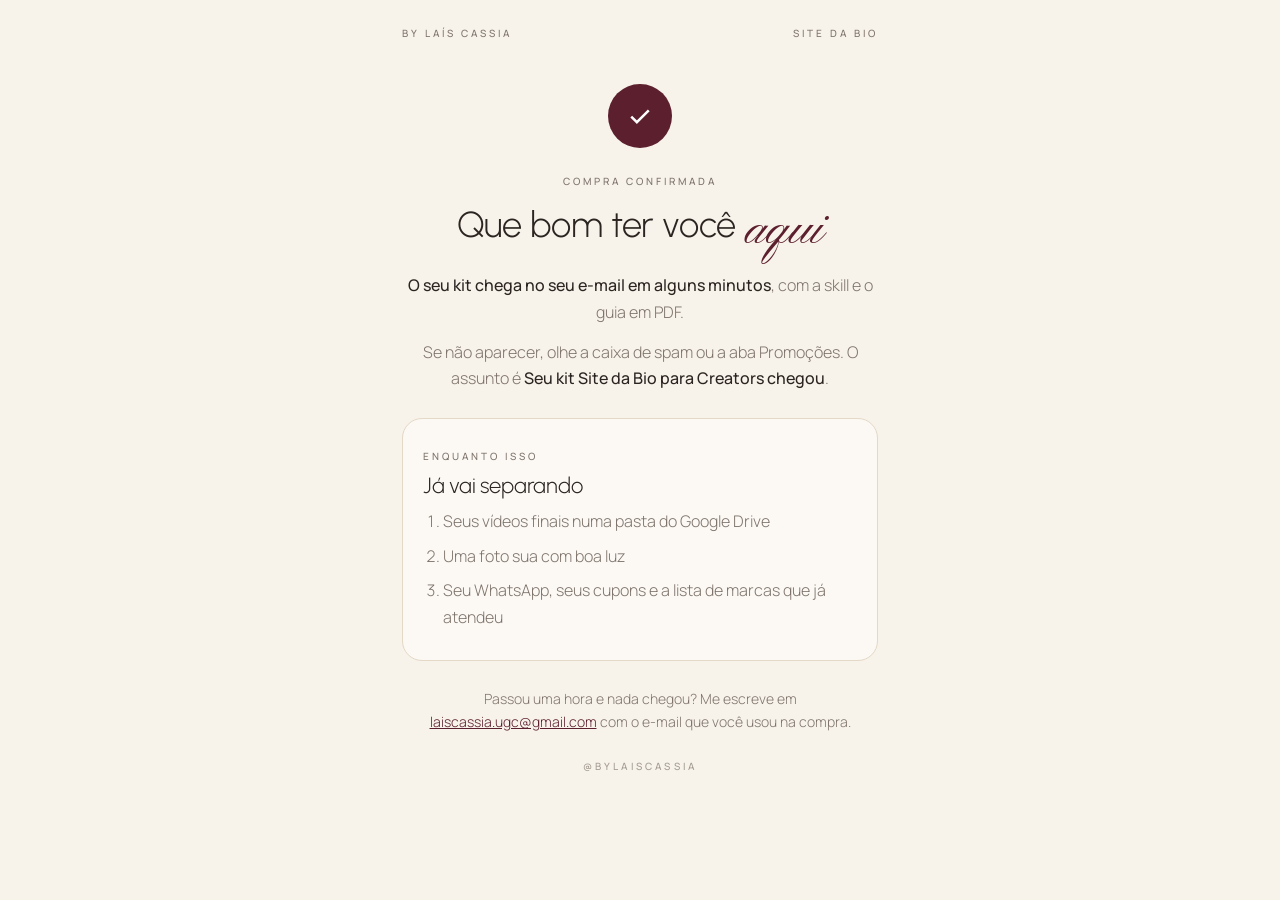
<file: site-da-bio/obrigada/index.html>
<!DOCTYPE html>
<html lang="pt-BR">
<head>
<meta charset="utf-8">
<meta name="viewport" content="width=device-width,initial-scale=1">
<title>Compra confirmada · Site da Bio para Creators</title>
<meta name="robots" content="noindex">
<meta name="theme-color" content="#F7F2EA">
<link rel="icon" href="/img/icon.jpg">
<link rel="stylesheet" href="/assets/site.css?v=1795274292">
<style>
.ty{max-width:520px;margin:0 auto;padding:28px 22px 44px;text-align:center}
.ty .ok{width:64px;height:64px;border-radius:50%;background:var(--carmim);color:#fff;display:flex;align-items:center;justify-content:center;margin:46px auto 18px}
.ty .ok svg{width:30px;height:30px}
.ty h1{font-size:36px;line-height:1.12;margin:12px 0 26px}
.ty .sc{font:400 1.45em/0.8 var(--script);color:var(--carmim);display:inline-block;transform:translateY(.12em)}
.ty p{color:var(--muted);margin:0 0 14px}
.ty p b{color:var(--ink);font-weight:500}
.box{background:var(--card);border:1px solid var(--line);border-radius:20px;padding:22px 20px;text-align:left;margin-top:26px}
.box h2{font-size:22px;margin:6px 0 10px}
.box ol{margin:0;padding-left:20px;color:var(--muted)}
.box li{margin-bottom:8px}
.help{font-size:14px;margin-top:26px!important}
.help a{color:var(--carmim)}
</style>
</head>
<body>
<main class="ty">
  <div class="sigrow"><span>By Laís Cassia</span><span>Site da Bio</span></div>
  <div class="ok"><svg viewBox="0 0 24 24" fill="none" stroke="currentColor" stroke-width="2"><path d="M5 12.5l4.5 4.5L19 7.5"/></svg></div>
  <span class="eyebrow">Compra confirmada</span>
  <h1>Que bom ter você <span class="sc">aqui</span></h1>
  <p><b>O seu kit chega no seu e-mail em alguns minutos</b>, com a skill e o guia em PDF.</p>
  <p>Se não aparecer, olhe a caixa de spam ou a aba Promoções. O assunto é <b>Seu kit Site da Bio para Creators chegou</b>.</p>
  <div class="box">
    <span class="eyebrow">Enquanto isso</span>
    <h2>Já vai separando</h2>
    <ol>
      <li>Seus vídeos finais numa pasta do Google Drive</li>
      <li>Uma foto sua com boa luz</li>
      <li>Seu WhatsApp, seus cupons e a lista de marcas que já atendeu</li>
    </ol>
  </div>
  <p class="help">Passou uma hora e nada chegou? Me escreve em <a href="mailto:laiscassia.ugc@gmail.com">laiscassia.ugc@gmail.com</a> com o e-mail que você usou na compra.</p>
  <div class="sign"><a href="https://www.instagram.com/bylaiscassia/" target="_blank" rel="noopener">@bylaiscassia</a></div>
</main>
</body>
</html>
</file>
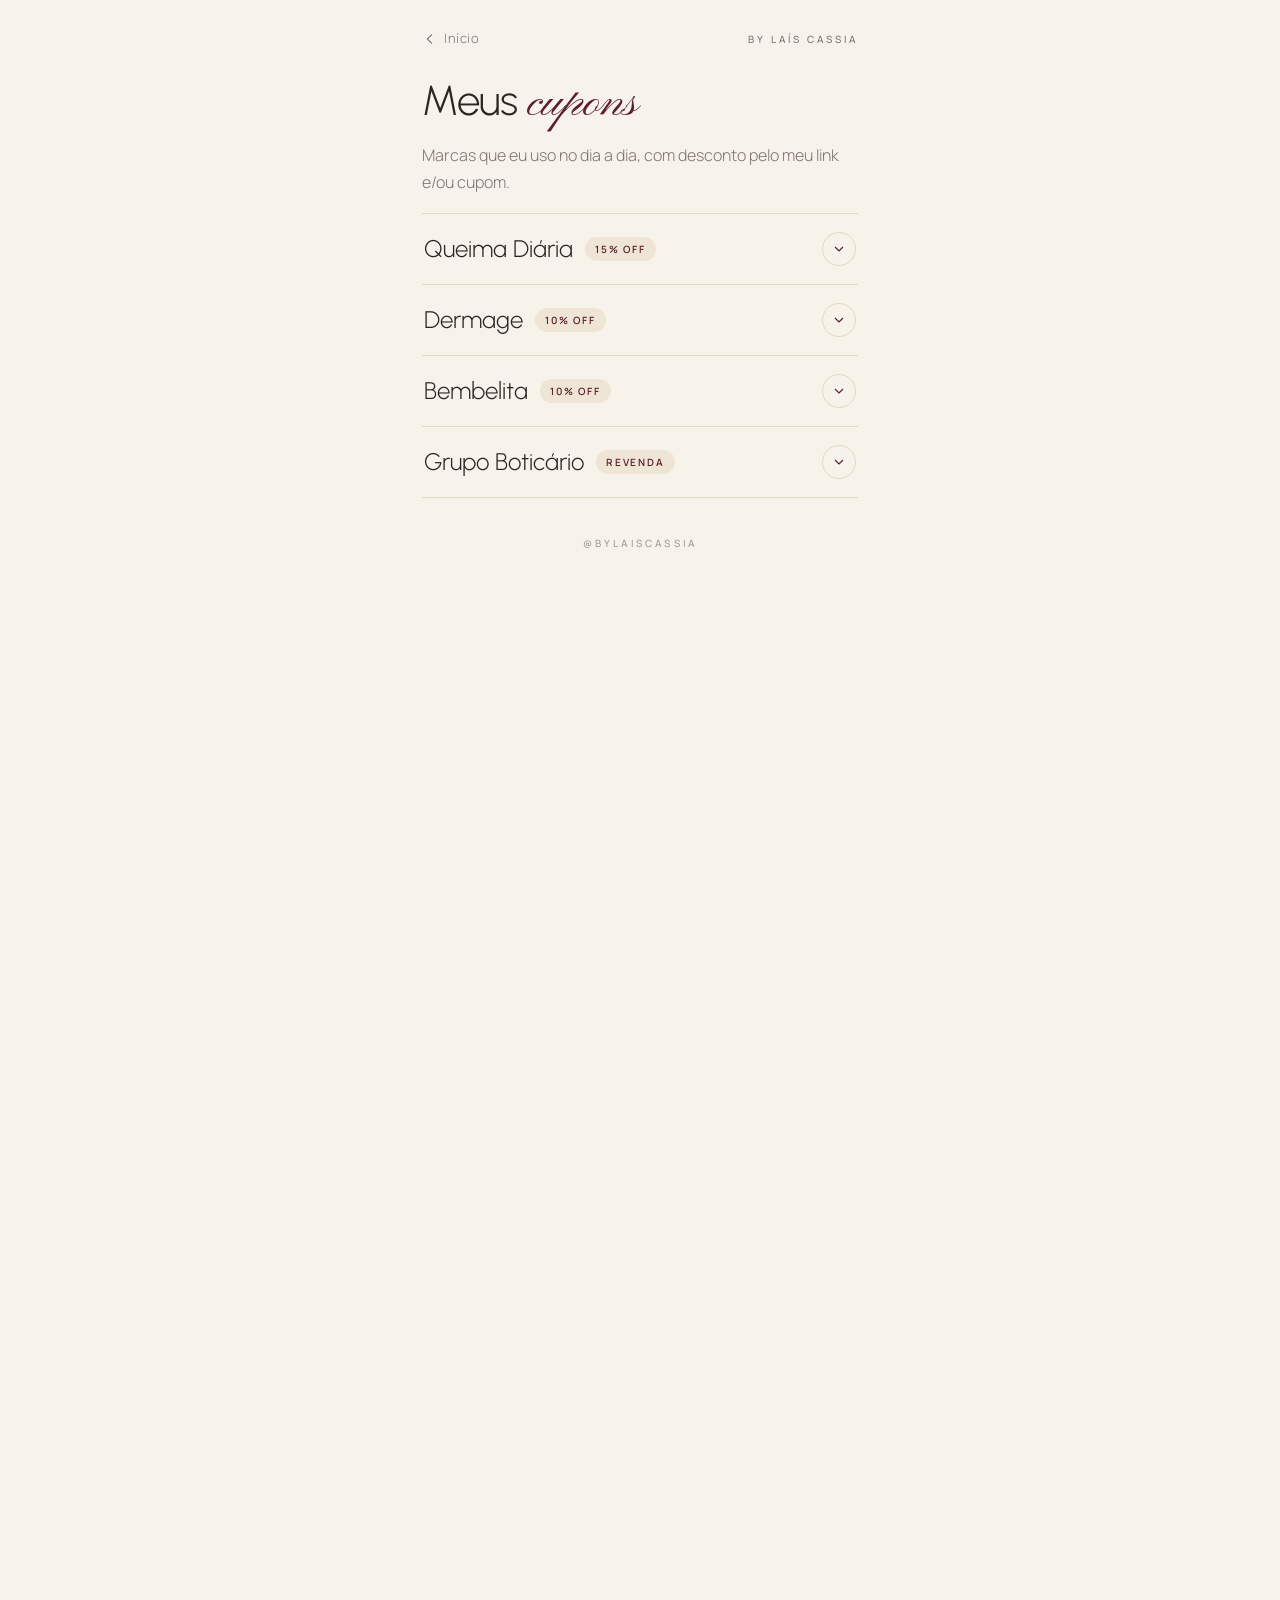
<file: cupons.html>
<!DOCTYPE html><html lang="pt-BR"><head><meta charset="utf-8"><meta http-equiv="refresh" content="0; url=/cupons/"><link rel="canonical" href="/cupons/"><title>Laís Cassia</title></head><body><a href="/cupons/">Continuar</a></body></html>
</file>
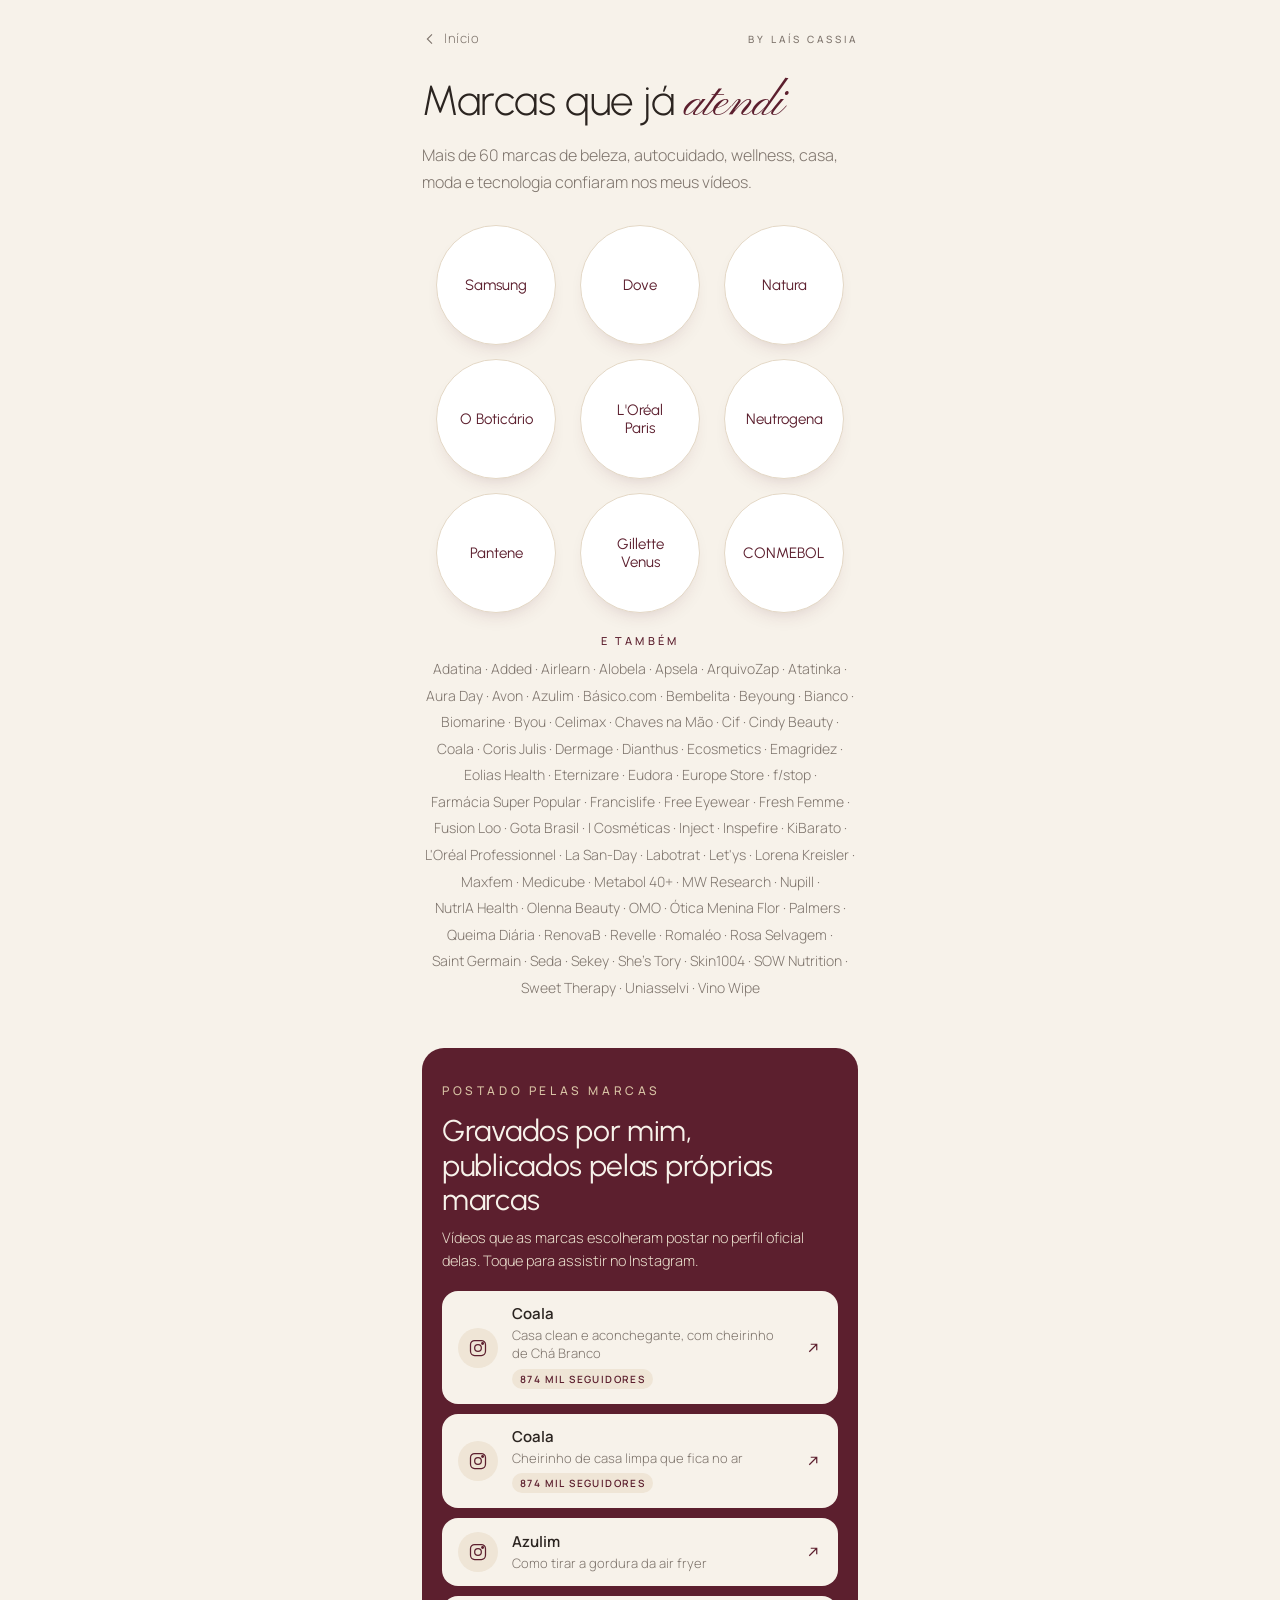
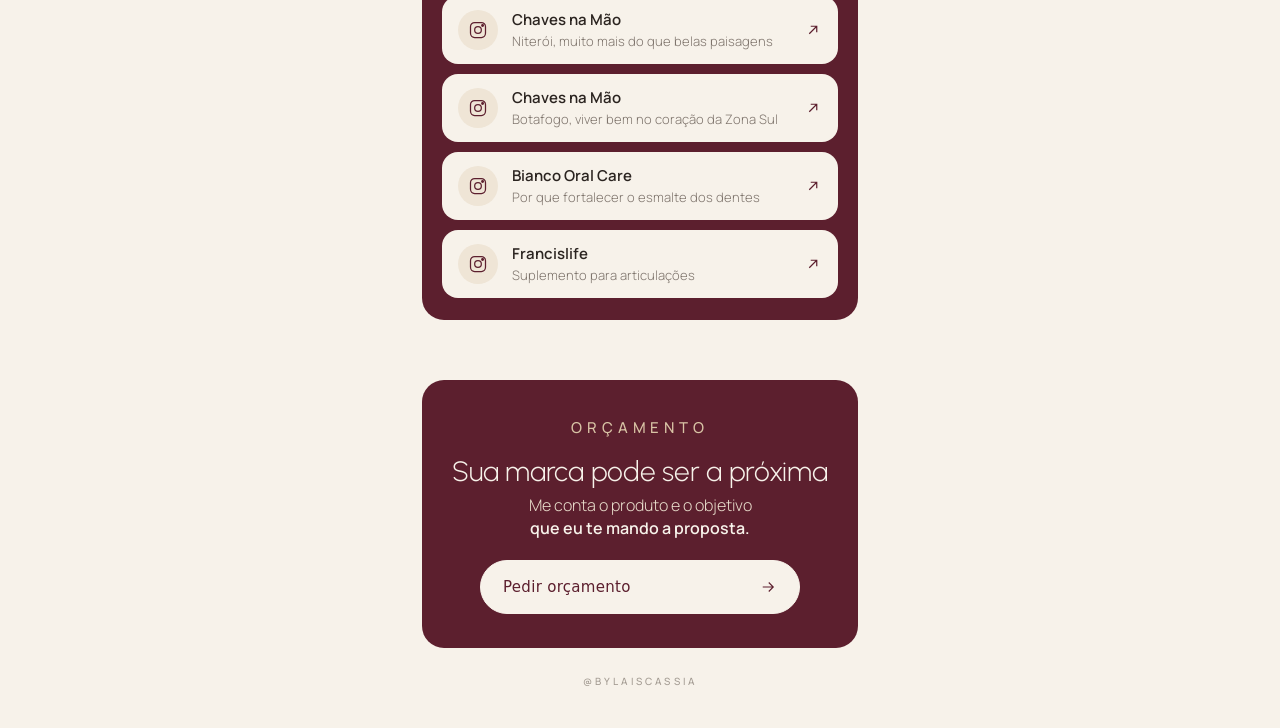
<file: marcas.html>
<!DOCTYPE html><html lang="pt-BR"><head><meta charset="utf-8"><meta http-equiv="refresh" content="0; url=/marcas/"><link rel="canonical" href="/marcas/"><title>Laís Cassia</title></head><body><a href="/marcas/">Continuar</a></body></html>
</file>
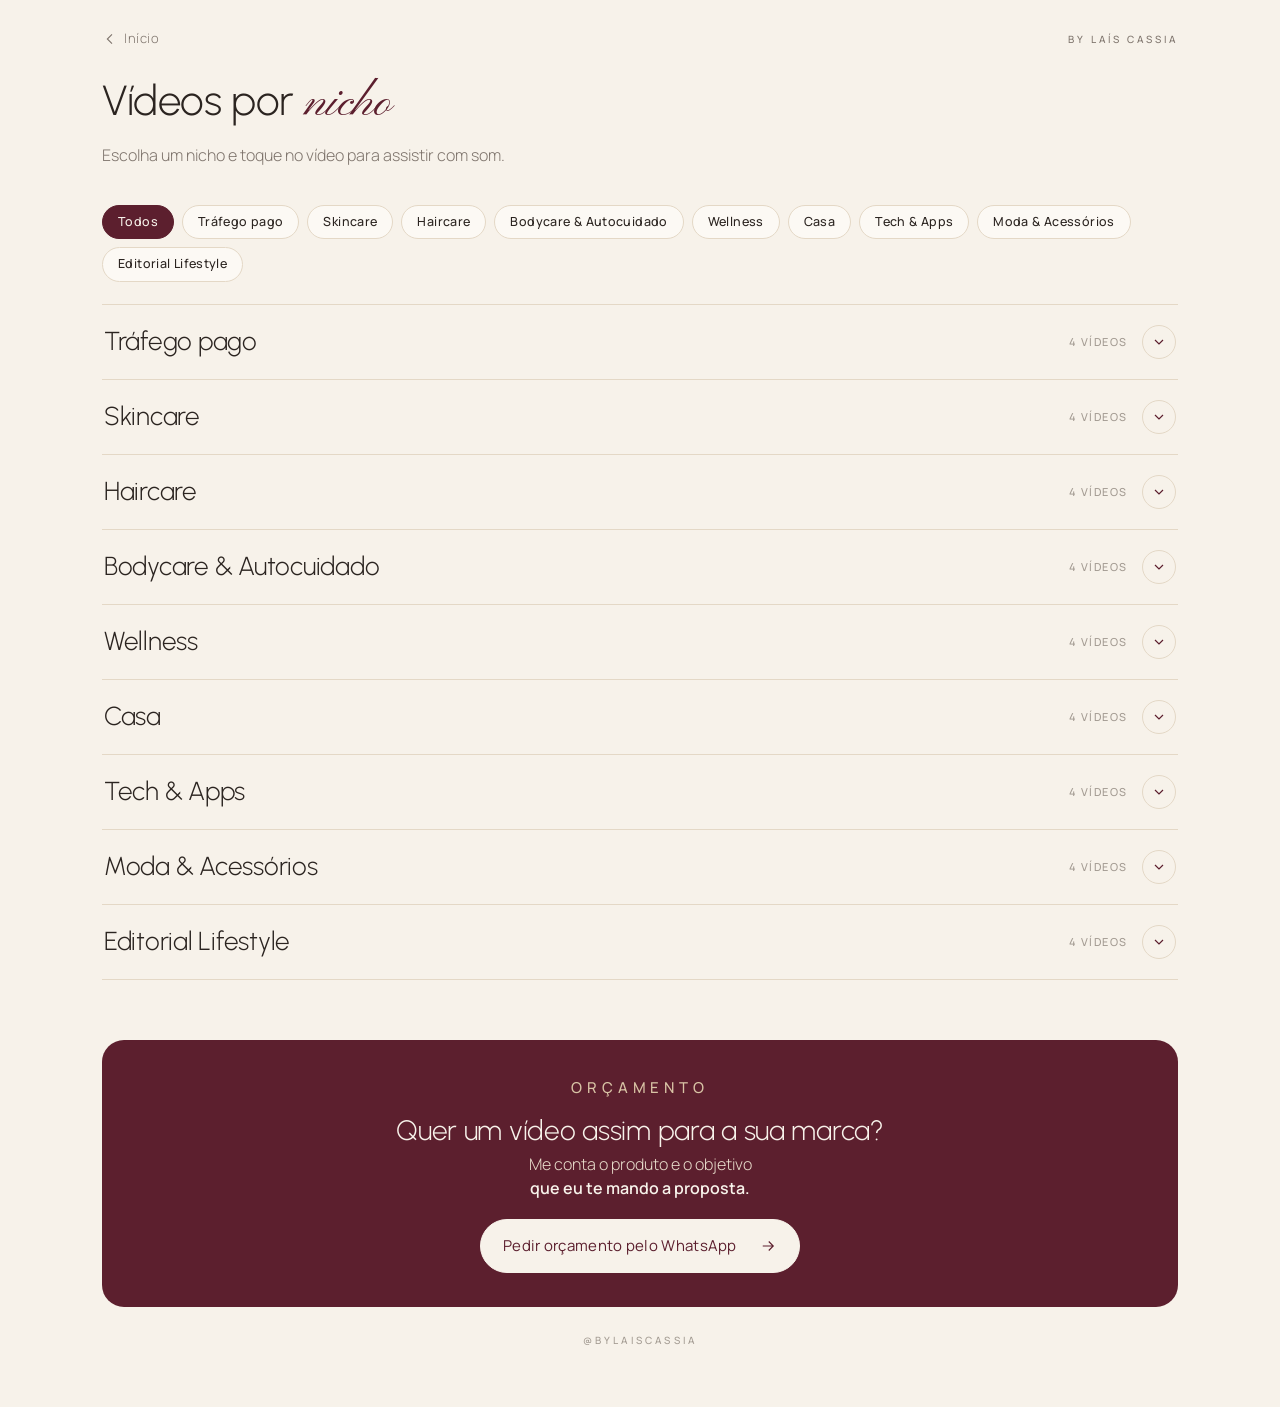
<file: portfolio.html>
<!DOCTYPE html><html lang="pt-BR"><head><meta charset="utf-8"><meta http-equiv="refresh" content="0; url=/portfolio/"><link rel="canonical" href="/portfolio/"><title>Laís Cassia</title></head><body><a href="/portfolio/">Continuar</a></body></html>
</file>
<file: assets/site.css>
@font-face{font-family:"Urbanist";src:url(../fonts/urbanist-300.woff2) format("woff2");font-weight:300;font-style:normal;font-display:swap}
@font-face{font-family:"Urbanist";src:url(../fonts/urbanist-400.woff2) format("woff2");font-weight:400;font-style:normal;font-display:swap}
@font-face{font-family:"Urbanist";src:url(../fonts/urbanist-500.woff2) format("woff2");font-weight:500;font-style:normal;font-display:swap}
@font-face{font-family:"Manrope";src:url(../fonts/manrope-300.woff2) format("woff2");font-weight:300;font-style:normal;font-display:swap}
@font-face{font-family:"Manrope";src:url(../fonts/manrope-400.woff2) format("woff2");font-weight:400;font-style:normal;font-display:swap}
@font-face{font-family:"Manrope";src:url(../fonts/manrope-500.woff2) format("woff2");font-weight:500;font-style:normal;font-display:swap}
@font-face{font-family:"Manrope";src:url(../fonts/manrope-600.woff2) format("woff2");font-weight:600;font-style:normal;font-display:swap}
@font-face{font-family:"Pinyon Script";src:url(../fonts/pinyon-400.woff2) format("woff2");font-weight:400;font-style:normal;font-display:swap}
:root{
  --bg:#F7F2EA;          /* off-white da paleta */
  --card:#FCF9F4;
  --ink:#2B2420;         /* preto suave */
  --muted:#7E746C;
  --gray:#A39B92;        /* cinza */
  --line:#E4D8C6;
  --carmim:#5C1F2E;      /* cor principal */
  --carmim-2:#74293C;
  --bege:#D8C3A5;
  --soft:#EFE5D6;
  --serif:"Urbanist","Kontora",system-ui,sans-serif;
  --sans:"Manrope",system-ui,sans-serif;
  --script:"Pinyon Script",cursive;
  --qd:#FF4F00;
}
*{box-sizing:border-box}
html{-webkit-text-size-adjust:100%;scroll-behavior:smooth}
body{margin:0;background:var(--bg);color:var(--ink);font:300 16px/1.65 var(--sans);-webkit-font-smoothing:antialiased}
a{color:inherit}
img,video{display:block;max-width:100%}
.wrap{max-width:480px;margin:0 auto;padding:28px 22px 44px;position:relative;overflow:hidden}
.wide{max-width:1120px}
.leaf{position:absolute;pointer-events:none;color:var(--bege)}
.sigrow{display:flex;justify-content:space-between;align-items:center;font:500 10px/1 var(--sans);letter-spacing:.3em;text-transform:uppercase;color:var(--muted);position:relative;z-index:2}
.eyebrow{font:500 10px/1 var(--sans);letter-spacing:.3em;text-transform:uppercase;color:var(--muted)}
h1,h2,h3{font-family:var(--serif);font-weight:300;line-height:1.15;margin:0;color:var(--ink);letter-spacing:-.01em}

/* topo do link da bio */
.hero{display:flex;flex-direction:column;align-items:center;text-align:center;position:relative;z-index:1;margin-top:26px}
.arch{width:184px;height:230px;border-radius:92px 92px 10px 10px;overflow:hidden;border:1px solid var(--line);box-shadow:0 18px 40px -22px rgba(92,31,46,.45)}
.arch img{width:100%;height:100%;object-fit:cover}
.hero h1{margin:24px 0 0;line-height:0}
.hero h1 img{height:50px;width:auto;margin:0 auto}
.tag{font:500 11px/1 var(--sans);letter-spacing:.32em;text-transform:uppercase;color:var(--carmim);margin-top:12px}
.promise{font:300 21px/1.35 var(--serif);margin:22px 0 12px}
.promise .sc{font:400 34px/1 var(--script);color:var(--carmim);font-style:normal;display:inline-block;transform:translateY(5px);margin-left:2px}
.sub{color:var(--muted);font-size:15px;margin:0;max-width:36ch}
.loc{display:inline-flex;align-items:center;gap:6px;margin-top:14px;font-size:13px;letter-spacing:.06em;color:var(--ink)}
.loc svg{width:14px;height:14px;color:var(--carmim)}

/* botões */
.btns{display:flex;flex-direction:column;gap:12px;margin:30px 0 0}
.btn{display:flex;align-items:center;justify-content:space-between;gap:12px;text-decoration:none;padding:17px 22px;border-radius:999px;border:1px solid var(--line);background:var(--card);font:400 15px/1.2 var(--sans);letter-spacing:.02em;transition:transform .15s ease,border-color .15s ease,background .15s ease}
.btn:hover{border-color:var(--carmim);transform:translateY(-1px)}
.btn:focus-visible{outline:2px solid var(--carmim);outline-offset:3px}
.btn .ic{width:18px;height:18px;flex:none}
.btn.primary{background:var(--carmim);border-color:var(--carmim);color:#F7F2EA}
.btn.primary:hover{background:var(--carmim-2)}
.btn.outline{border-color:var(--carmim);color:var(--carmim)}
.btn .lbl{flex:1;text-align:left}
.proof{margin:26px 0 0;text-align:center;font-size:13px;color:var(--muted)}
.proof b{font-weight:500;color:var(--ink)}

/* rodapé */
.sign{margin-top:28px;font:500 10px/1 var(--sans);letter-spacing:.32em;text-transform:uppercase;color:var(--gray);text-align:center}
.sign a{text-decoration:none}

/* páginas internas */
.top{display:flex;align-items:center;justify-content:space-between;margin-bottom:30px;position:relative;z-index:2}
.back{display:inline-flex;align-items:center;gap:6px;text-decoration:none;font-size:13px;letter-spacing:.04em;color:var(--muted)}
.back:hover{color:var(--carmim)}
.page-title{font-size:42px;line-height:1.05}
.page-title em{font-family:var(--script);font-style:normal;color:var(--carmim);font-size:1.15em;font-weight:400}
.page-sub{color:var(--muted);margin:12px 0 0;max-width:56ch}

/* portfólio */
.chips{display:flex;gap:8px;overflow-x:auto;padding:10px 22px;margin:22px -22px 0;scrollbar-width:none;position:sticky;top:0;background:var(--bg);z-index:5;border-bottom:1px solid transparent}
.chips::-webkit-scrollbar{display:none}
.chip{flex:none;text-decoration:none;font-size:12px;letter-spacing:.04em;padding:8px 14px;border-radius:999px;border:1px solid var(--line);background:var(--card);white-space:nowrap}
.chip:hover{border-color:var(--carmim);color:var(--carmim)}
.niche{padding-top:40px;scroll-margin-top:60px}
.niche-head{display:flex;align-items:baseline;justify-content:space-between;gap:12px;border-bottom:1px solid var(--line);padding-bottom:10px}
.niche h2{font-size:30px}
.niche .num{font:500 10px/1 var(--sans);letter-spacing:.24em;text-transform:uppercase;color:var(--gray)}
.niche p.desc{color:var(--muted);font-size:14px;margin:10px 0 18px;max-width:62ch}
.row{display:grid;grid-auto-flow:column;grid-auto-columns:minmax(150px,44%);gap:12px;overflow-x:auto;scroll-snap-type:x mandatory;scroll-padding:0 22px;margin:0 -22px;padding:0 22px 6px;scrollbar-width:none}
.row::-webkit-scrollbar{display:none}
@media(min-width:760px){.row{grid-auto-flow:row;grid-template-columns:repeat(4,minmax(0,1fr));grid-auto-columns:auto;overflow:visible;margin:0;padding:0;gap:18px}}
.vcard{margin:0;scroll-snap-align:start}
.vbox{position:relative;border-radius:14px;overflow:hidden;background:var(--soft);aspect-ratio:9/16}
.vbox video{width:100%;height:100%;object-fit:cover;background:#000}
.vbox .play{position:absolute;inset:0;display:flex;align-items:center;justify-content:center;background:transparent;border:0;cursor:pointer;padding:0}
.vbox .play img{position:absolute;inset:0;width:100%;height:100%;object-fit:cover}
.vbox .play span{position:relative;width:50px;height:50px;border-radius:50%;background:rgba(247,242,234,.9);display:flex;align-items:center;justify-content:center;box-shadow:0 4px 18px rgba(0,0,0,.18)}
.vbox .play span svg{width:17px;height:17px;margin-left:3px;color:var(--carmim)}
.vbox .dur{position:absolute;right:8px;bottom:8px;font-size:11px;background:rgba(43,36,32,.6);color:#fff;padding:2px 7px;border-radius:999px}
.vcard figcaption{padding:10px 2px 0}
.vcard .brand{font:500 10px/1.2 var(--sans);letter-spacing:.2em;text-transform:uppercase;color:var(--carmim)}
.vcard .cap{font-size:13px;line-height:1.4;margin-top:5px}
.cta-band{margin:60px 0 0;padding:34px 22px;border-radius:22px;background:var(--carmim);color:#F7F2EA;text-align:center;position:relative;overflow:hidden}
.cta-band h2{font-size:28px;color:#F7F2EA}
.cta-band p{color:#E8DCCB;margin:8px auto 20px;max-width:40ch;line-height:1.35}
.cta-band .btn{display:inline-flex;max-width:320px;width:100%;background:#F7F2EA;border-color:#F7F2EA;color:var(--carmim)}
.cta-band .eyebrow{color:var(--bege);font-size:15px;letter-spacing:.32em}
.cta-band p strong{display:block;font-weight:600;color:#F7F2EA;margin-top:2px}

/* marcas */
.wall{display:flex;flex-wrap:wrap;justify-content:center;gap:8px 20px;margin:32px 0 0}
.wall span{font:300 20px/1.35 var(--serif);color:var(--ink)}
.wall span.big{font-size:26px;font-weight:400;color:var(--carmim)}
.wall span.dot{color:var(--bege)}
.posts{display:grid;gap:12px;margin-top:18px}
.post{display:flex;align-items:center;justify-content:space-between;gap:14px;text-decoration:none;padding:16px 18px;border-radius:16px;background:var(--card);border:1px solid var(--line)}
.post:hover{border-color:var(--carmim)}
.post b{font:400 20px/1.2 var(--serif);display:block}
.post small{color:var(--muted);font-size:12px}
.post svg{width:18px;height:18px;color:var(--carmim);flex:none}
.sec{margin-top:46px}
.sec h2{font-size:28px}

/* cupons */
.coupon{padding:24px 22px;border-radius:20px;background:var(--card);border:1px solid var(--line);margin-top:16px}
.coupon.feature{background:var(--carmim);border-color:var(--carmim);color:#F7F2EA}
.coupon.feature h2,.coupon.feature p{color:#F7F2EA}
.coupon.feature p{opacity:.9}
.coupon.feature .badge{background:#F7F2EA;color:var(--carmim)}
.coupon.feature .btn{background:#F7F2EA;border-color:#F7F2EA;color:var(--carmim)}
.coupon .badge{display:inline-block;font:500 10px/1 var(--sans);letter-spacing:.2em;text-transform:uppercase;color:var(--carmim);background:var(--soft);padding:7px 11px;border-radius:999px}
.coupon h2{font-size:28px;margin-top:14px}
.coupon p{color:var(--muted);margin:6px 0 18px;font-size:15px}
.coupon .code{display:inline-flex;align-items:center;gap:10px;margin:0 0 16px;font:500 13px/1 var(--sans);letter-spacing:.14em;border:1px dashed var(--carmim);color:var(--carmim);padding:10px 14px;border-radius:10px;background:transparent;cursor:pointer}
.coupon .btn{padding:14px 20px}


/* para creators */
.creators{margin-top:46px;padding:26px 20px 22px;border-radius:22px;background:var(--soft);border:1px solid var(--line);text-align:left}
.creators .eyebrow{color:var(--carmim)}
.creators h2{font-size:28px;margin:10px 0 4px}
.creators>p{color:var(--muted);font-size:14px;margin:0 0 16px}
.ccard{display:flex;align-items:center;gap:14px;text-decoration:none;background:var(--card);border:1px solid var(--line);border-radius:16px;padding:14px 16px;margin-top:10px;transition:border-color .15s ease,transform .15s ease}
.ccard:hover{border-color:var(--carmim);transform:translateY(-1px)}
.ccard .ci{width:40px;height:40px;border-radius:50%;background:var(--carmim);color:#F7F2EA;display:flex;align-items:center;justify-content:center;flex:none;font:500 14px/1 var(--serif)}
.ccard b{display:block;font:500 15px/1.25 var(--sans);color:var(--ink)}
.ccard small{display:block;font-size:12.5px;color:var(--muted);margin-top:3px;line-height:1.4}
.ccard .go{margin-left:auto;width:18px;height:18px;color:var(--carmim);flex:none}

/* Queima Friday */
.qf{display:block;position:relative;overflow:hidden;text-decoration:none;color:#111;background:var(--qd);border-radius:20px;padding:18px 18px 16px;margin:22px 0 0;box-shadow:0 14px 30px -14px rgba(255,79,0,.65);animation:qfglow 2.4s ease-in-out infinite}
.qf::before{content:"";position:absolute;inset:0;background:linear-gradient(110deg,transparent 30%,rgba(255,255,255,.35) 45%,transparent 60%);transform:translateX(-100%);animation:qfshine 3.2s ease-in-out infinite}
.qf .qtop{display:flex;align-items:center;justify-content:space-between;gap:10px}
.qf .qtag{font:600 10px/1 var(--sans);letter-spacing:.22em;text-transform:uppercase;background:#111;color:#fff;padding:7px 10px;border-radius:999px}
.qf .qtimer{font:600 12px/1 var(--sans);letter-spacing:.04em;font-variant-numeric:tabular-nums}
.qf .qtitle{display:flex;align-items:center;gap:8px;margin-top:12px;font:800 30px/1 var(--sans);letter-spacing:-.02em;text-transform:uppercase}
.qf .fire{display:inline-block;animation:flick 1.1s ease-in-out infinite;transform-origin:50% 90%}
.qf .qoff,.qf .qsub{display:block}
.qf .qoff{font:800 15px/1.3 var(--sans);margin-top:8px}
.qf .qsub{font:500 13px/1.45 var(--sans);margin-top:4px;opacity:.85}
.qf .qbtn{display:flex;align-items:center;justify-content:space-between;margin-top:14px;background:#111;color:#fff;border-radius:999px;padding:14px 20px;font:600 15px/1 var(--sans);animation:pulse 1.6s ease-in-out infinite}
.qf .qbtn svg{width:18px;height:18px}
.qf.big{padding:26px 22px 22px;margin-top:22px}
.qf.big .qtitle{font-size:40px}
.qf.big .qoff{font-size:18px}
@keyframes qfshine{0%,40%{transform:translateX(-100%)}80%,100%{transform:translateX(100%)}}
@keyframes qfglow{0%,100%{box-shadow:0 14px 30px -14px rgba(255,79,0,.55)}50%{box-shadow:0 16px 40px -10px rgba(255,79,0,.9)}}
@keyframes flick{0%,100%{transform:scale(1) rotate(-3deg)}50%{transform:scale(1.18) rotate(4deg)}}
@keyframes pulse{0%,100%{transform:scale(1)}50%{transform:scale(1.025)}}

/* nichos recolhíveis */
.filters{display:flex;gap:8px;overflow-x:auto;padding:12px 22px;margin:24px -22px 0;scrollbar-width:none;position:sticky;top:0;background:var(--bg);z-index:5}
.filters::-webkit-scrollbar{display:none}
.filters button{flex:none;font:500 12.5px/1 var(--sans);letter-spacing:.03em;padding:10px 15px;border-radius:999px;border:1px solid var(--line);background:var(--card);color:var(--ink);cursor:pointer;white-space:nowrap}
.filters button:hover{border-color:var(--carmim);color:var(--carmim)}
.filters button[aria-pressed="true"]{background:var(--carmim);border-color:var(--carmim);color:#F7F2EA}
details.niche{padding:0;border-bottom:1px solid var(--line);scroll-margin-top:64px}
details.niche:first-of-type{border-top:1px solid var(--line);margin-top:10px}
details.niche>summary{list-style:none;display:flex;align-items:center;gap:14px;padding:20px 2px;cursor:pointer}
details.niche>summary::-webkit-details-marker{display:none}
details.niche>summary h2{font-size:26px;flex:1}
details.niche .count{font:500 11px/1 var(--sans);letter-spacing:.14em;text-transform:uppercase;color:var(--gray)}
details.niche .chev{width:34px;height:34px;border-radius:50%;border:1px solid var(--line);display:flex;align-items:center;justify-content:center;color:var(--carmim);transition:transform .25s ease,background .2s ease;flex:none}
details.niche .chev svg{width:16px;height:16px}
details.niche[open] .chev{transform:rotate(180deg);background:var(--carmim);color:#F7F2EA;border-color:var(--carmim)}
details.niche>summary:hover h2{color:var(--carmim)}
details.niche .inner{padding:0 0 26px}
details.niche p.desc{color:var(--muted);font-size:14px;margin:0 0 16px;max-width:62ch}
details.niche[hidden]{display:none}

@media (prefers-reduced-motion:reduce){*{transition:none!important;animation:none!important}html{scroll-behavior:auto}}
@media(min-width:760px){.filters{flex-wrap:wrap;overflow:visible}}

/* logos e marcas */
.logos{display:grid;grid-template-columns:repeat(3,1fr);gap:14px 12px;margin:30px auto 0;max-width:420px}
.logo{margin:0 auto;width:100%;max-width:120px;aspect-ratio:1;border-radius:50%;background:#fff;border:1px solid var(--line);display:flex;align-items:center;justify-content:center;padding:0 16%;box-shadow:0 10px 24px -18px rgba(92,31,46,.45)}
.logo img{width:100%;max-height:34%;object-fit:contain}
.logo.txt{font:400 15px/1.2 var(--serif);color:var(--carmim);text-align:center}
.also{margin:22px 0 0;font-size:14px;line-height:1.9;color:var(--muted);text-align:center}
.also b{display:block;font:500 11px/1 var(--sans);letter-spacing:.28em;text-transform:uppercase;color:var(--carmim);margin-bottom:10px}
.also span{white-space:nowrap}
.byb{margin-top:46px;padding:28px 20px 22px;border-radius:22px;background:var(--carmim);color:#F7F2EA}
.byb .eyebrow{color:var(--bege);font-size:12px}
.byb h2{color:#F7F2EA;font-size:30px;margin:12px 0 8px;font-weight:400}
.byb>p{color:#E8DCCB;font-size:14.5px;margin:0 0 18px}
.bposts{display:grid;gap:10px}
.bpost{display:flex;align-items:center;gap:14px;text-decoration:none;background:#F7F2EA;color:var(--ink);border-radius:16px;padding:14px 16px;transition:transform .15s ease}
.bpost:hover{transform:translateY(-1px)}
.bpost .bi{width:40px;height:40px;border-radius:50%;background:var(--soft);color:var(--carmim);display:flex;align-items:center;justify-content:center;flex:none}
.bpost .bi svg{width:20px;height:20px}
.bpost b{display:block;font:600 15px/1.25 var(--sans)}
.bpost small{display:block;font-size:13px;color:var(--muted);margin-top:2px;line-height:1.4}
.bpost em{display:inline-block;margin-top:6px;font:600 10px/1 var(--sans);letter-spacing:.14em;text-transform:uppercase;font-style:normal;color:var(--carmim);background:var(--soft);padding:5px 8px;border-radius:999px}
.bpost .go{margin-left:auto;width:18px;height:18px;color:var(--carmim);flex:none}

/* cupons recolhíveis */
.cplist{margin-top:18px;border-top:1px solid var(--line)}
details.cp{border-bottom:1px solid var(--line)}
details.cp>summary{list-style:none;display:flex;align-items:center;gap:14px;padding:18px 2px;cursor:pointer}
details.cp>summary::-webkit-details-marker{display:none}
details.cp .ct{flex:1;display:flex;align-items:center;gap:12px;flex-wrap:wrap}
details.cp .ct b{font:300 24px/1.15 var(--serif);color:var(--ink)}
details.cp .badge{font:600 10px/1 var(--sans);letter-spacing:.18em;text-transform:uppercase;color:var(--carmim);background:var(--soft);padding:7px 10px;border-radius:999px}
details.cp .chev{width:34px;height:34px;border-radius:50%;border:1px solid var(--line);display:flex;align-items:center;justify-content:center;color:var(--carmim);transition:transform .25s ease;flex:none}
details.cp .chev svg{width:16px;height:16px}
details.cp[open] .chev{transform:rotate(180deg);background:var(--carmim);color:#F7F2EA;border-color:var(--carmim)}
details.cp .inner{padding:0 0 22px}
details.cp .inner p{color:var(--muted);font-size:15px;margin:0 0 16px}
details.cp .code{display:inline-flex;align-items:center;gap:10px;margin:0 0 14px;font:600 13px/1 var(--sans);letter-spacing:.14em;border:1px dashed var(--carmim);color:var(--carmim);padding:11px 14px;border-radius:10px;background:transparent;cursor:pointer}
details.cp .btn{padding:14px 20px}
.hero .proof{margin:12px 0 0;font-size:13px;line-height:1.45}
.qf[hidden],details.cp[hidden]{display:none!important}
.qf .qtitle>span:last-child{display:flex;flex-direction:column}
.qf .qtitle small{font:800 .52em/1.1 var(--sans);letter-spacing:.06em;margin-top:2px}

/* card do Site da Bio (produto) */
.sdb{display:block;margin-top:40px;padding:24px 22px 22px;border-radius:22px;background:var(--carmim);color:#fff;text-decoration:none;text-align:left;box-shadow:0 22px 40px -26px rgba(92,31,46,.9);transition:transform .15s ease}
.sdb:hover{transform:translateY(-2px)}
.sdb-tag{display:inline-block;font:500 10px/1 var(--sans);letter-spacing:.28em;text-transform:uppercase;color:#F3D9DF}
.sdb b{display:block;font:300 25px/1.15 var(--serif);margin:12px 0 6px;color:#fff}
.sdb small{display:block;font-size:14px;line-height:1.5;color:rgba(255,255,255,.78)}
.sdb-btn{display:inline-flex;align-items:center;gap:8px;margin-top:16px;padding:11px 18px;border-radius:999px;background:#fff;color:var(--carmim);font:500 14px/1 var(--sans)}
.sdb-btn .ic{width:16px;height:16px}

/* Para creators em destaque + card do Site da Bio dentro do bloco */
.creators>.eyebrow{display:inline-flex;align-items:center;gap:8px;padding:8px 15px;border-radius:999px;background:var(--carmim);color:#F7F2EA;font:600 11px/1 var(--sans);letter-spacing:.3em;box-shadow:0 10px 22px -14px rgba(92,31,46,.8)}
.creators>.eyebrow::before{content:"";width:6px;height:6px;border-radius:50%;background:#F3D9DF}
.creators .sdb{margin:18px 0 26px}
.creators h2#cr{margin-top:0}

/* canal do YouTube no bloco Para creators */
.yt{display:flex;align-items:center;gap:14px;text-decoration:none;background:var(--card);border:1px solid var(--carmim);border-radius:18px;padding:16px;margin:0 0 30px;transition:transform .15s ease}
.yt:hover{transform:translateY(-1px)}
.yt-ic{width:44px;height:44px;border-radius:12px;background:var(--carmim);color:#F7F2EA;display:flex;align-items:center;justify-content:center;flex:none}
.yt-ic svg{width:22px;height:22px}
.yt b{display:block;font:500 15px/1.25 var(--sans);color:var(--ink)}
.yt small{display:block;font-size:12.5px;color:var(--muted);margin-top:3px;line-height:1.4}
.yt .go{margin-left:auto;width:18px;height:18px;color:var(--carmim);flex:none}
.creators .sdb{margin:18px 0 12px}
</file>
